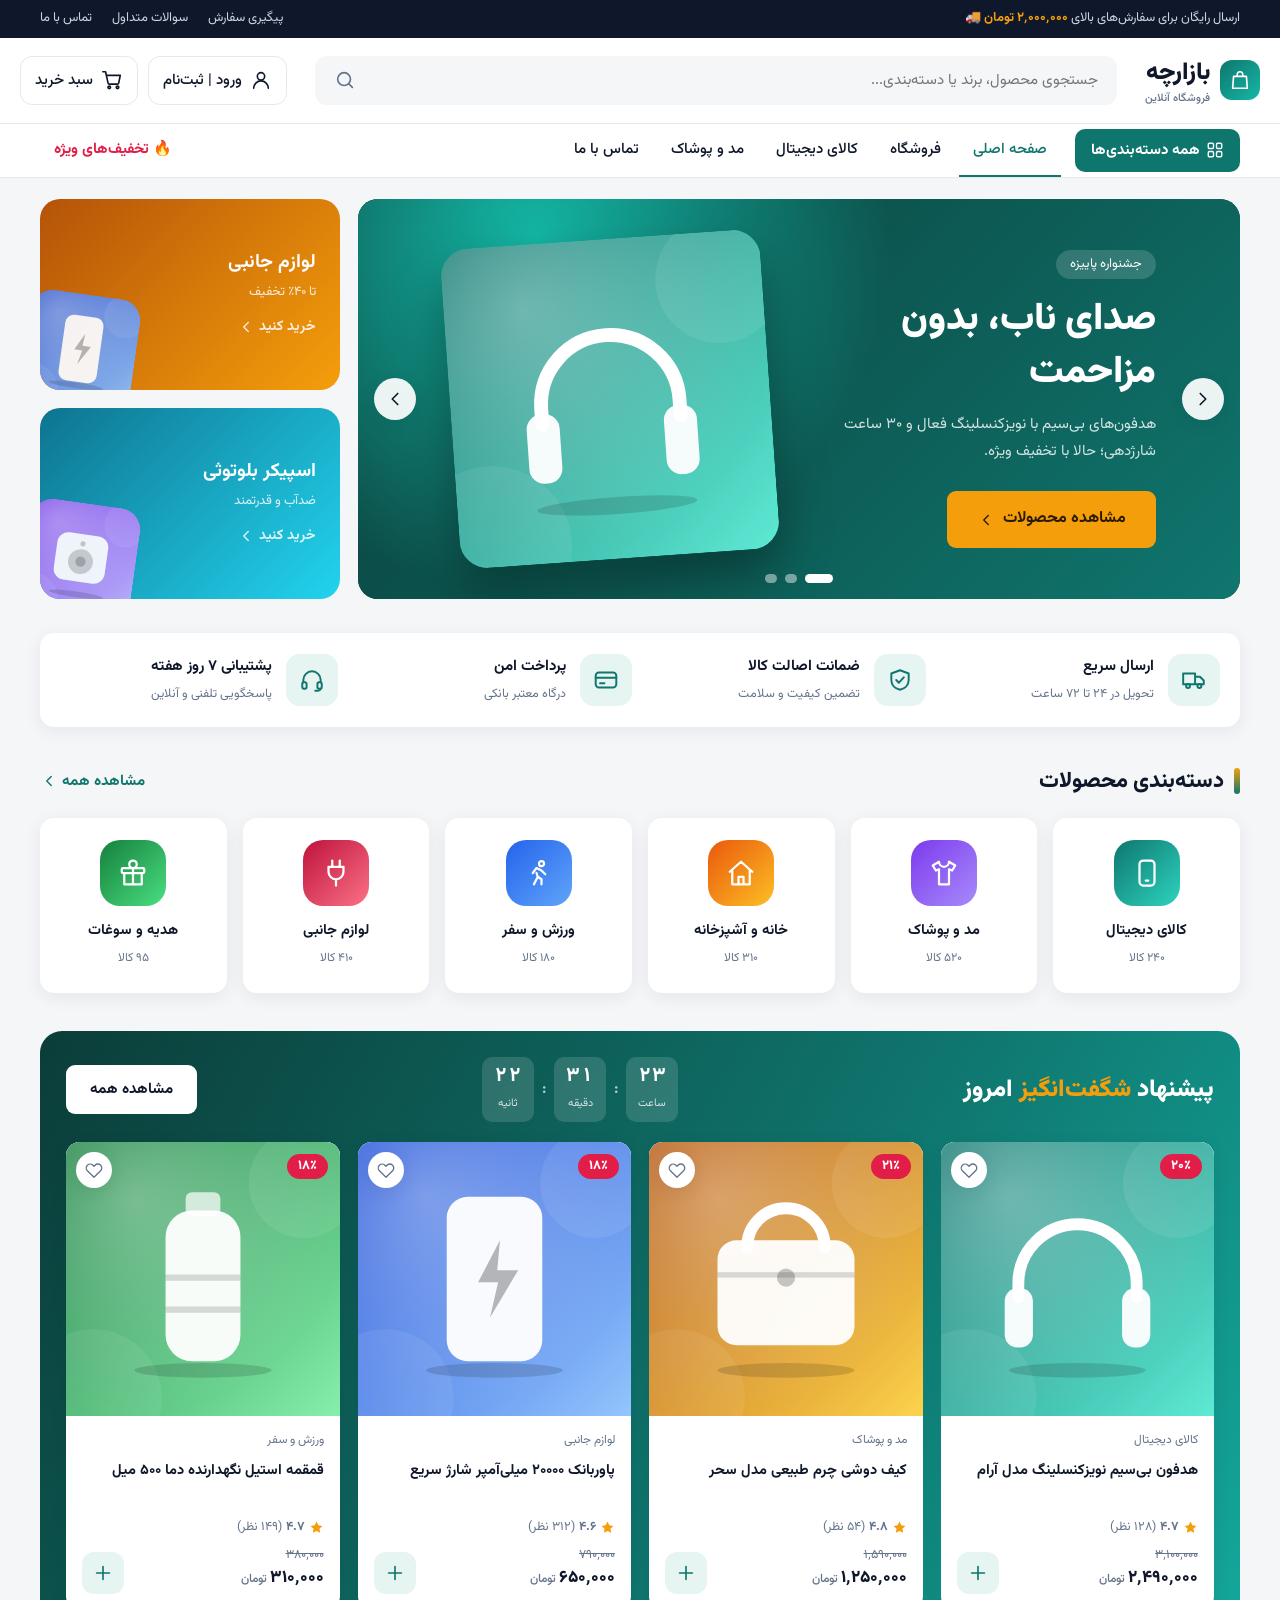
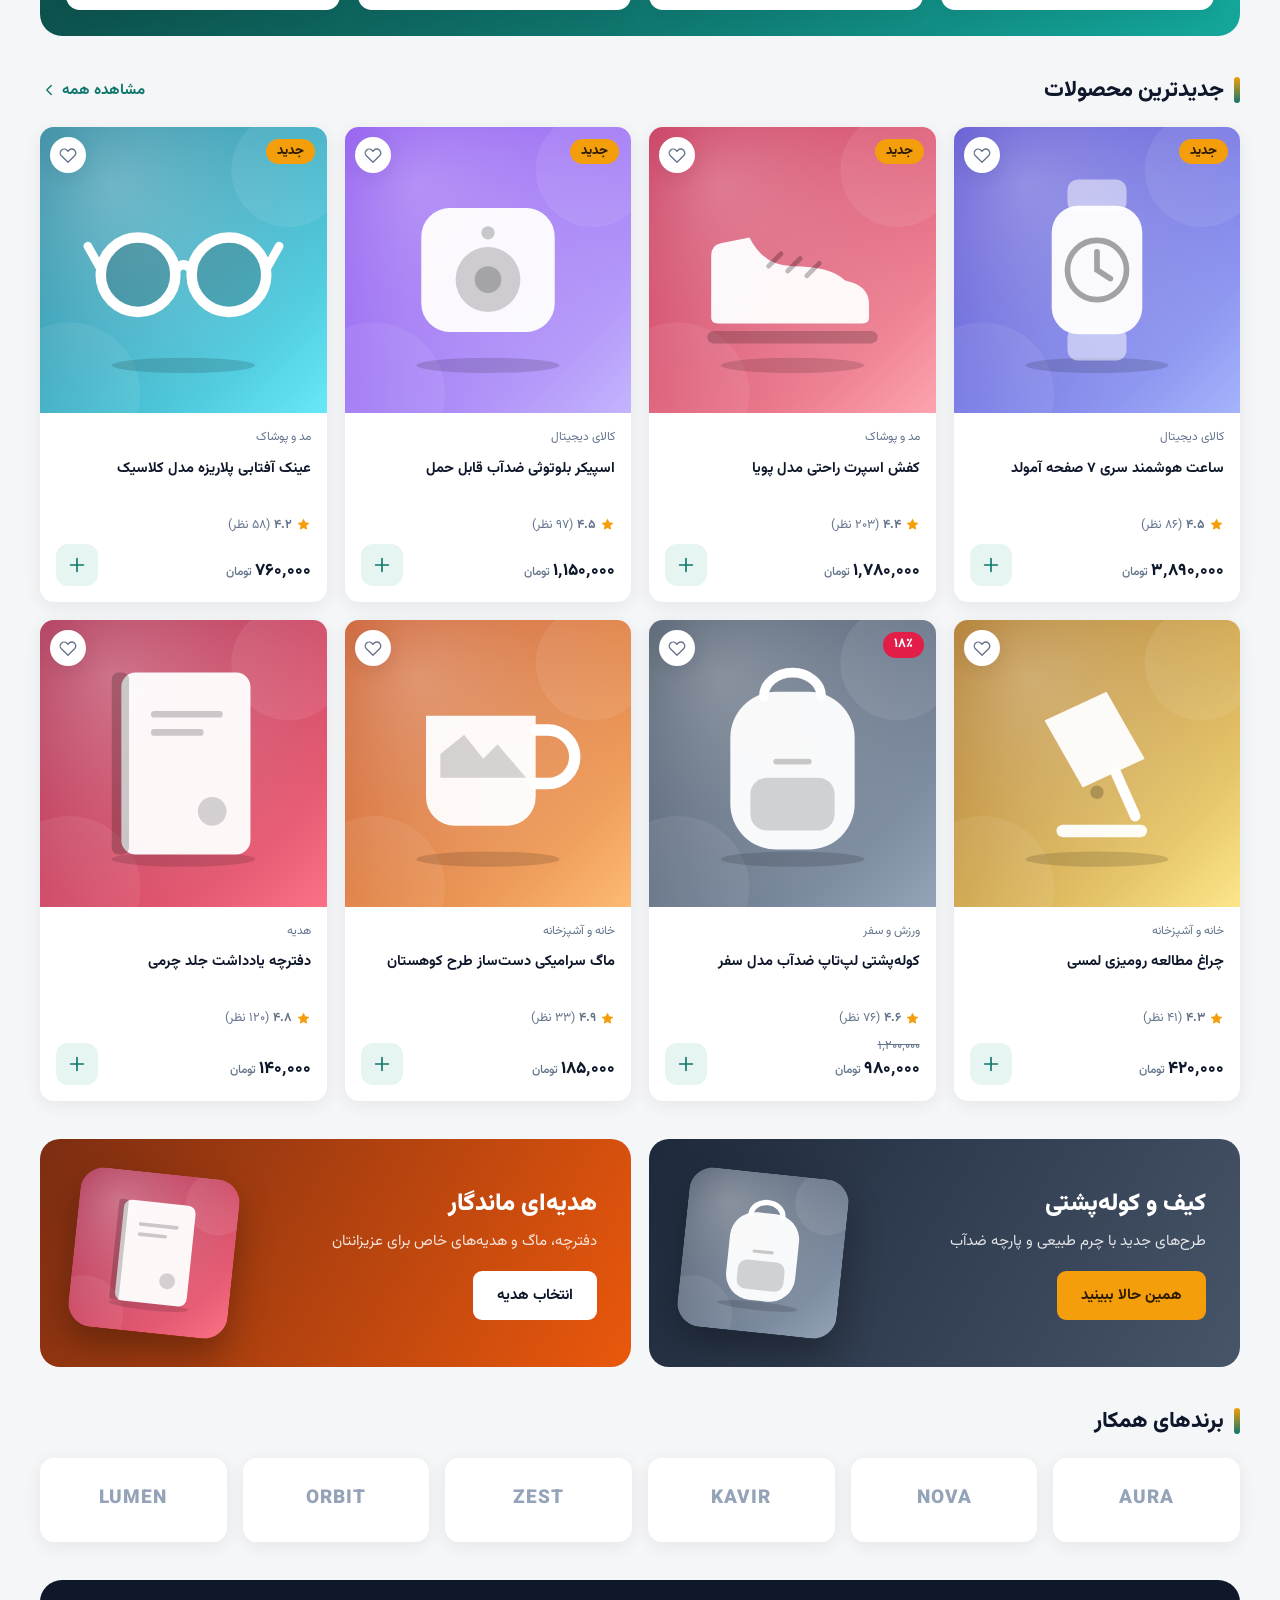
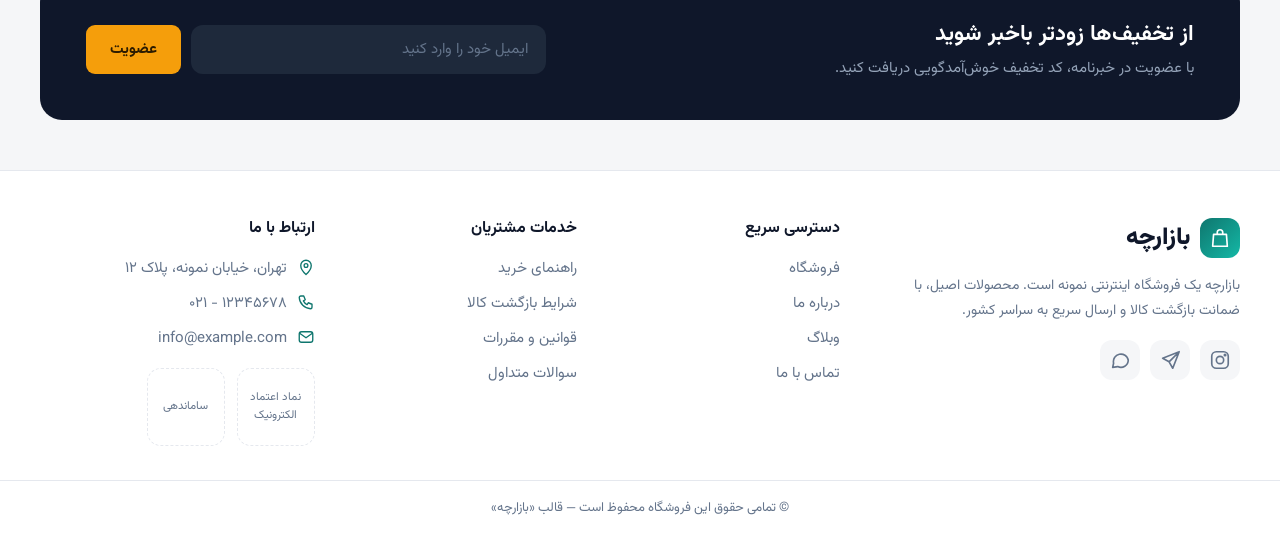
<file: index.html>
<!DOCTYPE html>
<html lang="fa" dir="rtl">
<head>
<meta charset="UTF-8">
<meta name="viewport" content="width=device-width, initial-scale=1">
<title>بازارچه | فروشگاه اینترنتی</title>
<meta name="description" content="فروشگاه اینترنتی بازارچه؛ خرید آنلاین کالای دیجیتال، مد و پوشاک، لوازم خانه و ورزش با ضمانت اصالت و ارسال سریع.">
<link rel="preload" href="assets/fonts/Vazirmatn-variable.woff2" as="font" type="font/woff2" crossorigin>
<link rel="stylesheet" href="assets/css/style.css">
</head>
<body>
<svg width="0" height="0" style="position:absolute" aria-hidden="true">
<symbol id="i-search" viewBox="0 0 24 24"><circle cx="11" cy="11" r="7"/><path d="m20 20-3.5-3.5"/></symbol>
<symbol id="i-cart" viewBox="0 0 24 24"><circle cx="9" cy="20" r="1.4"/><circle cx="18" cy="20" r="1.4"/><path d="M2 3h3l2.7 12.4a1.5 1.5 0 0 0 1.5 1.1h8.6a1.5 1.5 0 0 0 1.5-1.1L21 7H6"/></symbol>
<symbol id="i-user" viewBox="0 0 24 24"><circle cx="12" cy="8" r="4"/><path d="M4 21a8 8 0 0 1 16 0"/></symbol>
<symbol id="i-heart" viewBox="0 0 24 24"><path d="M20.8 5.6a5.2 5.2 0 0 0-7.4 0L12 7l-1.4-1.4a5.2 5.2 0 0 0-7.4 7.4L12 21.7l8.8-8.7a5.2 5.2 0 0 0 0-7.4z"/></symbol>
<symbol id="i-menu" viewBox="0 0 24 24"><path d="M4 6h16M4 12h16M4 18h16"/></symbol>
<symbol id="i-grid" viewBox="0 0 24 24"><rect x="3" y="3" width="7" height="7" rx="1.5"/><rect x="14" y="3" width="7" height="7" rx="1.5"/><rect x="3" y="14" width="7" height="7" rx="1.5"/><rect x="14" y="14" width="7" height="7" rx="1.5"/></symbol>
<symbol id="i-left" viewBox="0 0 24 24"><path d="m15 18-6-6 6-6"/></symbol>
<symbol id="i-right" viewBox="0 0 24 24"><path d="m9 18 6-6-6-6"/></symbol>
<symbol id="i-up" viewBox="0 0 24 24"><path d="m6 15 6-6 6 6"/></symbol>
<symbol id="i-plus" viewBox="0 0 24 24"><path d="M12 5v14M5 12h14"/></symbol>
<symbol id="i-check" viewBox="0 0 24 24"><path d="m5 12.5 4.5 4.5L19 7.5"/></symbol>
<symbol id="i-truck" viewBox="0 0 24 24"><path d="M2 6h11v10H2zM13 9h4.5L21 12.5V16h-8"/><circle cx="6.5" cy="17.5" r="1.8"/><circle cx="17" cy="17.5" r="1.8"/></symbol>
<symbol id="i-shield" viewBox="0 0 24 24"><path d="M12 3 4 6v6c0 4.6 3.3 8 8 9 4.7-1 8-4.4 8-9V6z"/><path d="m8.5 12 2.5 2.5 4.5-5"/></symbol>
<symbol id="i-card" viewBox="0 0 24 24"><rect x="2.5" y="5" width="19" height="14" rx="3"/><path d="M2.5 10h19M6.5 15h4"/></symbol>
<symbol id="i-headset" viewBox="0 0 24 24"><path d="M4 14v-2a8 8 0 0 1 16 0v2"/><rect x="3" y="14" width="4" height="6" rx="1.5"/><rect x="17" y="14" width="4" height="6" rx="1.5"/><path d="M20 20c0 1.5-2 2-5 2"/></symbol>
<symbol id="i-phone" viewBox="0 0 24 24"><rect x="6" y="2" width="12" height="20" rx="3"/><path d="M11 18h2"/></symbol>
<symbol id="i-shirt" viewBox="0 0 24 24"><path d="m8 3-5 3 2.5 4L8 9v12h8V9l2.5 1L21 6l-5-3a4 4 0 0 1-8 0z"/></symbol>
<symbol id="i-home" viewBox="0 0 24 24"><path d="M3 11 12 3l9 8M5 9.5V21h14V9.5M10 21v-6h4v6"/></symbol>
<symbol id="i-run" viewBox="0 0 24 24"><circle cx="14" cy="4.5" r="2"/><path d="m8 21 3-6 3 2v4M7 12l3-4 4 2 3 3M11 15l-1-3"/></symbol>
<symbol id="i-plug" viewBox="0 0 24 24"><path d="M9 2v5M15 2v5M6 7h12v4a6 6 0 0 1-12 0zM12 17v5"/></symbol>
<symbol id="i-gift" viewBox="0 0 24 24"><rect x="3" y="8" width="18" height="4" rx="1"/><path d="M5 12v9h14v-9M12 8v13M12 8a3 3 0 1 0-3-3c0 1.7 1.3 3 3 3zm0 0a3 3 0 1 1 3-3c0 1.7-1.3 3-3 3z"/></symbol>
<symbol id="i-pin" viewBox="0 0 24 24"><path d="M12 22s7-6.2 7-12a7 7 0 0 0-14 0c0 5.8 7 12 7 12z"/><circle cx="12" cy="10" r="2.5"/></symbol>
<symbol id="i-mail" viewBox="0 0 24 24"><rect x="3" y="5" width="18" height="14" rx="3"/><path d="m3.5 7 8.5 6 8.5-6"/></symbol>
<symbol id="i-call" viewBox="0 0 24 24"><path d="M5 4h4l2 5-2.5 1.5a11 11 0 0 0 5 5L15 13l5 2v4a2 2 0 0 1-2 2A16 16 0 0 1 3 6a2 2 0 0 1 2-2z"/></symbol>
<symbol id="i-insta" viewBox="0 0 24 24"><rect x="3" y="3" width="18" height="18" rx="5"/><circle cx="12" cy="12" r="4"/><circle cx="17.5" cy="6.5" r=".8"/></symbol>
<symbol id="i-send" viewBox="0 0 24 24"><path d="M22 3 11 14M22 3l-7 18-4-7-7-4z"/></symbol>
<symbol id="i-chat" viewBox="0 0 24 24"><path d="M21 12a8 8 0 0 1-11.5 7.2L4 20l1-4.5A8 8 0 1 1 21 12z"/></symbol>
<symbol id="i-trash" viewBox="0 0 24 24"><path d="M4 7h16M10 11v6M14 11v6M6 7l1 13h10l1-13M9 7V4h6v3"/></symbol>
<symbol id="i-filter" viewBox="0 0 24 24"><path d="M3 5h18l-7 8v6l-4 2v-8z"/></symbol>
<symbol id="i-return" viewBox="0 0 24 24"><path d="M4 8h11a5 5 0 0 1 0 10H8M4 8l4-4M4 8l4 4"/></symbol>
<symbol id="i-star" viewBox="0 0 24 24"><path d="m12 2.5 2.9 6 6.6.9-4.8 4.6 1.2 6.5L12 17.4l-5.9 3.1 1.2-6.5L2.5 9.4l6.6-.9z"/></symbol>
<symbol id="i-bag" viewBox="0 0 24 24"><path d="M5 8h14l1 13H4zM9 8V6a3 3 0 0 1 6 0v2"/></symbol>
</svg>
<div class="topbar"><div class="container">
  <span>ارسال رایگان برای سفارش‌های بالای <b>۲٬۰۰۰٬۰۰۰ تومان</b> 🚚</span>
  <div class="topbar-links"><a href="#">پیگیری سفارش</a><a href="#">سوالات متداول</a><a href="#">تماس با ما</a></div>
</div></div>
<header class="header">
  <div class="container header-main">
    <button class="menu-toggle" data-open=".nav" aria-label="باز کردن منو"><svg class="icon"><use href="#i-menu"/></svg></button>
    <a href="index.html" class="logo"><span class="logo-mark"><svg class="icon"><use href="#i-bag"/></svg></span><span>بازارچه<small>فروشگاه آنلاین</small></span></a>
    <form class="search" role="search" onsubmit="return false">
      <input type="search" placeholder="جستجوی محصول، برند یا دسته‌بندی..." aria-label="جستجو">
      <button type="submit" aria-label="جستجو"><svg class="icon"><use href="#i-search"/></svg></button>
    </form>
    <div class="header-actions">
      <a href="#" class="icon-btn"><svg class="icon"><use href="#i-user"/></svg><span class="txt">ورود | ثبت‌نام</span></a>
      <a href="cart.html" class="icon-btn" aria-label="سبد خرید"><svg class="icon"><use href="#i-cart"/></svg><span class="txt">سبد خرید</span><span class="badge js-cart-count" style="display:none">۰</span></a>
    </div>
  </div>
  <nav class="nav" aria-label="منوی اصلی"><div class="container">
    <a href="shop.html" class="nav-cats"><svg class="icon icon-sm"><use href="#i-grid"/></svg> همه دسته‌بندی‌ها</a>
    <a href="index.html" class="active">صفحه اصلی</a><a href="shop.html">فروشگاه</a><a href="shop.html">کالای دیجیتال</a><a href="shop.html">مد و پوشاک</a><a href="#">تماس با ما</a>
    <a href="shop.html" class="push">🔥 تخفیف‌های ویژه</a>
  </div></nav>
</header>

<main>
<section class="hero"><div class="container hero-grid">
  <div class="slider" aria-roledescription="carousel">
    <div class="slide slide-1 active">
      <div><span class="tag">جشنواره پاییزه</span><h2>صدای ناب، بدون مزاحمت</h2><p>هدفون‌های بی‌سیم با نویزکنسلینگ فعال و ۳۰ ساعت شارژدهی؛ حالا با تخفیف ویژه.</p><a href="shop.html" class="btn btn-accent btn-lg">مشاهده محصولات <svg class="icon icon-sm"><use href="#i-left"/></svg></a></div>
      <div class="art"><img src="assets/img/product-1.svg" alt="هدفون بی‌سیم"></div>
    </div>
    <div class="slide slide-2">
      <div><span class="tag">تازه‌های دیجیتال</span><h2>مچ‌تان هوشمندتر از همیشه</h2><p>ساعت هوشمند با نمایشگر آمولد، پایش سلامت و ضدآب؛ همین حالا سفارش دهید.</p><a href="shop.html" class="btn btn-accent btn-lg">خرید ساعت هوشمند <svg class="icon icon-sm"><use href="#i-left"/></svg></a></div>
      <div class="art"><img src="assets/img/product-2.svg" alt="ساعت هوشمند"></div>
    </div>
    <div class="slide slide-3">
      <div><span class="tag">ورزش و سفر</span><h2>آماده‌ی هر ماجراجویی</h2><p>کوله، کفش و تجهیزات سفر با کیفیت بالا و قیمت مناسب.</p><a href="shop.html" class="btn btn-accent btn-lg">مشاهده تجهیزات <svg class="icon icon-sm"><use href="#i-left"/></svg></a></div>
      <div class="art"><img src="assets/img/product-4.svg" alt="کفش اسپرت"></div>
    </div>
    <button class="slider-btn slider-prev" aria-label="قبلی"><svg class="icon"><use href="#i-right"/></svg></button>
    <button class="slider-btn slider-next" aria-label="بعدی"><svg class="icon"><use href="#i-left"/></svg></button>
    <div class="dots"></div>
  </div>
  <div class="hero-side">
    <a href="shop.html" class="mini-banner mb-1"><h3>لوازم جانبی</h3><span>تا ۴۰٪ تخفیف</span><span class="more">خرید کنید <svg class="icon icon-sm"><use href="#i-left"/></svg></span><img src="assets/img/product-6.svg" alt=""></a>
    <a href="shop.html" class="mini-banner mb-2"><h3>اسپیکر بلوتوثی</h3><span>ضدآب و قدرتمند</span><span class="more">خرید کنید <svg class="icon icon-sm"><use href="#i-left"/></svg></span><img src="assets/img/product-7.svg" alt=""></a>
  </div>
</div></section>

<section class="features"><div class="container"><div class="features-grid">
  <div class="feature"><div class="ic"><svg class="icon"><use href="#i-truck"/></svg></div><div><b>ارسال سریع</b><small>تحویل در ۲۴ تا ۷۲ ساعت</small></div></div>
  <div class="feature"><div class="ic"><svg class="icon"><use href="#i-shield"/></svg></div><div><b>ضمانت اصالت کالا</b><small>تضمین کیفیت و سلامت</small></div></div>
  <div class="feature"><div class="ic"><svg class="icon"><use href="#i-card"/></svg></div><div><b>پرداخت امن</b><small>درگاه معتبر بانکی</small></div></div>
  <div class="feature"><div class="ic"><svg class="icon"><use href="#i-headset"/></svg></div><div><b>پشتیبانی ۷ روز هفته</b><small>پاسخگویی تلفنی و آنلاین</small></div></div>
</div></div></section>

<section class="section"><div class="container">
  <div class="section-head"><h2>دسته‌بندی محصولات</h2><a href="shop.html" class="link-more">مشاهده همه <svg class="icon icon-sm"><use href="#i-left"/></svg></a></div>
  <div class="cats">
<a href="shop.html" class="cat"><div class="ic c1"><svg class="icon"><use href="#i-phone"/></svg></div><b>کالای دیجیتال</b><small>۲۴۰ کالا</small></a>
<a href="shop.html" class="cat"><div class="ic c2"><svg class="icon"><use href="#i-shirt"/></svg></div><b>مد و پوشاک</b><small>۵۲۰ کالا</small></a>
<a href="shop.html" class="cat"><div class="ic c3"><svg class="icon"><use href="#i-home"/></svg></div><b>خانه و آشپزخانه</b><small>۳۱۰ کالا</small></a>
<a href="shop.html" class="cat"><div class="ic c4"><svg class="icon"><use href="#i-run"/></svg></div><b>ورزش و سفر</b><small>۱۸۰ کالا</small></a>
<a href="shop.html" class="cat"><div class="ic c5"><svg class="icon"><use href="#i-plug"/></svg></div><b>لوازم جانبی</b><small>۴۱۰ کالا</small></a>
<a href="shop.html" class="cat"><div class="ic c6"><svg class="icon"><use href="#i-gift"/></svg></div><b>هدیه و سوغات</b><small>۹۵ کالا</small></a>
  </div>
</div></section>

<section class="section"><div class="container"><div class="deal">
  <div class="deal-head">
    <h2>پیشنهاد <span>شگفت‌انگیز</span> امروز</h2>
    <div class="countdown" aria-label="زمان باقی‌مانده">
      <div><b data-s>۰۰</b><small>ثانیه</small></div><i>:</i><div><b data-m>۰۰</b><small>دقیقه</small></div><i>:</i><div><b data-h>۰۰</b><small>ساعت</small></div>
    </div>
    <a href="shop.html" class="btn btn-light">مشاهده همه</a>
  </div>
  <div class="products">
<article class="card">
  <div class="thumb"><span class="discount">۲۰٪</span><button class="wish" aria-label="افزودن به علاقه‌مندی‌ها"><svg class="icon icon-sm"><use href="#i-heart"/></svg></button>
    <a href="product.html"><img src="assets/img/product-1.svg" alt="هدفون بی‌سیم نویزکنسلینگ مدل آرام" width="600" height="600"></a></div>
  <div class="body">
    <span class="cat-name">کالای دیجیتال</span>
    <h3><a href="product.html">هدفون بی‌سیم نویزکنسلینگ مدل آرام</a></h3>
    <div class="rating"><svg class="icon star"><use href="#i-star"/></svg><b>۴.۷</b><span>(۱۲۸ نظر)</span></div>
    <div class="price-row">
      <div><span class="old-price">۳٬۱۰۰٬۰۰۰</span><span class="price">۲٬۴۹۰٬۰۰۰<small>تومان</small></span></div>
      <button class="add-btn js-add" data-id="1" aria-label="افزودن به سبد خرید"><svg class="icon"><use href="#i-plus"/></svg></button>
    </div>
  </div>
</article>
<article class="card">
  <div class="thumb"><span class="discount">۲۱٪</span><button class="wish" aria-label="افزودن به علاقه‌مندی‌ها"><svg class="icon icon-sm"><use href="#i-heart"/></svg></button>
    <a href="product.html"><img src="assets/img/product-3.svg" alt="کیف دوشی چرم طبیعی مدل سحر" width="600" height="600"></a></div>
  <div class="body">
    <span class="cat-name">مد و پوشاک</span>
    <h3><a href="product.html">کیف دوشی چرم طبیعی مدل سحر</a></h3>
    <div class="rating"><svg class="icon star"><use href="#i-star"/></svg><b>۴.۸</b><span>(۵۴ نظر)</span></div>
    <div class="price-row">
      <div><span class="old-price">۱٬۵۹۰٬۰۰۰</span><span class="price">۱٬۲۵۰٬۰۰۰<small>تومان</small></span></div>
      <button class="add-btn js-add" data-id="3" aria-label="افزودن به سبد خرید"><svg class="icon"><use href="#i-plus"/></svg></button>
    </div>
  </div>
</article>
<article class="card">
  <div class="thumb"><span class="discount">۱۸٪</span><button class="wish" aria-label="افزودن به علاقه‌مندی‌ها"><svg class="icon icon-sm"><use href="#i-heart"/></svg></button>
    <a href="product.html"><img src="assets/img/product-6.svg" alt="پاوربانک ۲۰۰۰۰ میلی‌آمپر شارژ سریع" width="600" height="600"></a></div>
  <div class="body">
    <span class="cat-name">لوازم جانبی</span>
    <h3><a href="product.html">پاوربانک ۲۰۰۰۰ میلی‌آمپر شارژ سریع</a></h3>
    <div class="rating"><svg class="icon star"><use href="#i-star"/></svg><b>۴.۶</b><span>(۳۱۲ نظر)</span></div>
    <div class="price-row">
      <div><span class="old-price">۷۹۰٬۰۰۰</span><span class="price">۶۵۰٬۰۰۰<small>تومان</small></span></div>
      <button class="add-btn js-add" data-id="6" aria-label="افزودن به سبد خرید"><svg class="icon"><use href="#i-plus"/></svg></button>
    </div>
  </div>
</article>
<article class="card">
  <div class="thumb"><span class="discount">۱۸٪</span><button class="wish" aria-label="افزودن به علاقه‌مندی‌ها"><svg class="icon icon-sm"><use href="#i-heart"/></svg></button>
    <a href="product.html"><img src="assets/img/product-8.svg" alt="قمقمه استیل نگهدارنده دما ۵۰۰ میل" width="600" height="600"></a></div>
  <div class="body">
    <span class="cat-name">ورزش و سفر</span>
    <h3><a href="product.html">قمقمه استیل نگهدارنده دما ۵۰۰ میل</a></h3>
    <div class="rating"><svg class="icon star"><use href="#i-star"/></svg><b>۴.۷</b><span>(۱۴۹ نظر)</span></div>
    <div class="price-row">
      <div><span class="old-price">۳۸۰٬۰۰۰</span><span class="price">۳۱۰٬۰۰۰<small>تومان</small></span></div>
      <button class="add-btn js-add" data-id="8" aria-label="افزودن به سبد خرید"><svg class="icon"><use href="#i-plus"/></svg></button>
    </div>
  </div>
</article>
  </div>
</div></div></section>

<section class="section"><div class="container">
  <div class="section-head"><h2>جدیدترین محصولات</h2><a href="shop.html" class="link-more">مشاهده همه <svg class="icon icon-sm"><use href="#i-left"/></svg></a></div>
  <div class="products">
<article class="card">
  <div class="thumb"><span class="new-tag">جدید</span><button class="wish" aria-label="افزودن به علاقه‌مندی‌ها"><svg class="icon icon-sm"><use href="#i-heart"/></svg></button>
    <a href="product.html"><img src="assets/img/product-2.svg" alt="ساعت هوشمند سری ۷ صفحه آمولد" width="600" height="600"></a></div>
  <div class="body">
    <span class="cat-name">کالای دیجیتال</span>
    <h3><a href="product.html">ساعت هوشمند سری ۷ صفحه آمولد</a></h3>
    <div class="rating"><svg class="icon star"><use href="#i-star"/></svg><b>۴.۵</b><span>(۸۶ نظر)</span></div>
    <div class="price-row">
      <div><span class="price">۳٬۸۹۰٬۰۰۰<small>تومان</small></span></div>
      <button class="add-btn js-add" data-id="2" aria-label="افزودن به سبد خرید"><svg class="icon"><use href="#i-plus"/></svg></button>
    </div>
  </div>
</article>
<article class="card">
  <div class="thumb"><span class="new-tag">جدید</span><button class="wish" aria-label="افزودن به علاقه‌مندی‌ها"><svg class="icon icon-sm"><use href="#i-heart"/></svg></button>
    <a href="product.html"><img src="assets/img/product-4.svg" alt="کفش اسپرت راحتی مدل پویا" width="600" height="600"></a></div>
  <div class="body">
    <span class="cat-name">مد و پوشاک</span>
    <h3><a href="product.html">کفش اسپرت راحتی مدل پویا</a></h3>
    <div class="rating"><svg class="icon star"><use href="#i-star"/></svg><b>۴.۴</b><span>(۲۰۳ نظر)</span></div>
    <div class="price-row">
      <div><span class="price">۱٬۷۸۰٬۰۰۰<small>تومان</small></span></div>
      <button class="add-btn js-add" data-id="4" aria-label="افزودن به سبد خرید"><svg class="icon"><use href="#i-plus"/></svg></button>
    </div>
  </div>
</article>
<article class="card">
  <div class="thumb"><span class="new-tag">جدید</span><button class="wish" aria-label="افزودن به علاقه‌مندی‌ها"><svg class="icon icon-sm"><use href="#i-heart"/></svg></button>
    <a href="product.html"><img src="assets/img/product-7.svg" alt="اسپیکر بلوتوثی ضدآب قابل حمل" width="600" height="600"></a></div>
  <div class="body">
    <span class="cat-name">کالای دیجیتال</span>
    <h3><a href="product.html">اسپیکر بلوتوثی ضدآب قابل حمل</a></h3>
    <div class="rating"><svg class="icon star"><use href="#i-star"/></svg><b>۴.۵</b><span>(۹۷ نظر)</span></div>
    <div class="price-row">
      <div><span class="price">۱٬۱۵۰٬۰۰۰<small>تومان</small></span></div>
      <button class="add-btn js-add" data-id="7" aria-label="افزودن به سبد خرید"><svg class="icon"><use href="#i-plus"/></svg></button>
    </div>
  </div>
</article>
<article class="card">
  <div class="thumb"><span class="new-tag">جدید</span><button class="wish" aria-label="افزودن به علاقه‌مندی‌ها"><svg class="icon icon-sm"><use href="#i-heart"/></svg></button>
    <a href="product.html"><img src="assets/img/product-11.svg" alt="عینک آفتابی پلاریزه مدل کلاسیک" width="600" height="600"></a></div>
  <div class="body">
    <span class="cat-name">مد و پوشاک</span>
    <h3><a href="product.html">عینک آفتابی پلاریزه مدل کلاسیک</a></h3>
    <div class="rating"><svg class="icon star"><use href="#i-star"/></svg><b>۴.۲</b><span>(۵۸ نظر)</span></div>
    <div class="price-row">
      <div><span class="price">۷۶۰٬۰۰۰<small>تومان</small></span></div>
      <button class="add-btn js-add" data-id="11" aria-label="افزودن به سبد خرید"><svg class="icon"><use href="#i-plus"/></svg></button>
    </div>
  </div>
</article>
<article class="card">
  <div class="thumb"><button class="wish" aria-label="افزودن به علاقه‌مندی‌ها"><svg class="icon icon-sm"><use href="#i-heart"/></svg></button>
    <a href="product.html"><img src="assets/img/product-5.svg" alt="چراغ مطالعه رومیزی لمسی" width="600" height="600"></a></div>
  <div class="body">
    <span class="cat-name">خانه و آشپزخانه</span>
    <h3><a href="product.html">چراغ مطالعه رومیزی لمسی</a></h3>
    <div class="rating"><svg class="icon star"><use href="#i-star"/></svg><b>۴.۳</b><span>(۴۱ نظر)</span></div>
    <div class="price-row">
      <div><span class="price">۴۲۰٬۰۰۰<small>تومان</small></span></div>
      <button class="add-btn js-add" data-id="5" aria-label="افزودن به سبد خرید"><svg class="icon"><use href="#i-plus"/></svg></button>
    </div>
  </div>
</article>
<article class="card">
  <div class="thumb"><span class="discount">۱۸٪</span><button class="wish" aria-label="افزودن به علاقه‌مندی‌ها"><svg class="icon icon-sm"><use href="#i-heart"/></svg></button>
    <a href="product.html"><img src="assets/img/product-9.svg" alt="کوله‌پشتی لپ‌تاپ ضدآب مدل سفر" width="600" height="600"></a></div>
  <div class="body">
    <span class="cat-name">ورزش و سفر</span>
    <h3><a href="product.html">کوله‌پشتی لپ‌تاپ ضدآب مدل سفر</a></h3>
    <div class="rating"><svg class="icon star"><use href="#i-star"/></svg><b>۴.۶</b><span>(۷۶ نظر)</span></div>
    <div class="price-row">
      <div><span class="old-price">۱٬۲۰۰٬۰۰۰</span><span class="price">۹۸۰٬۰۰۰<small>تومان</small></span></div>
      <button class="add-btn js-add" data-id="9" aria-label="افزودن به سبد خرید"><svg class="icon"><use href="#i-plus"/></svg></button>
    </div>
  </div>
</article>
<article class="card">
  <div class="thumb"><button class="wish" aria-label="افزودن به علاقه‌مندی‌ها"><svg class="icon icon-sm"><use href="#i-heart"/></svg></button>
    <a href="product.html"><img src="assets/img/product-10.svg" alt="ماگ سرامیکی دست‌ساز طرح کوهستان" width="600" height="600"></a></div>
  <div class="body">
    <span class="cat-name">خانه و آشپزخانه</span>
    <h3><a href="product.html">ماگ سرامیکی دست‌ساز طرح کوهستان</a></h3>
    <div class="rating"><svg class="icon star"><use href="#i-star"/></svg><b>۴.۹</b><span>(۳۳ نظر)</span></div>
    <div class="price-row">
      <div><span class="price">۱۸۵٬۰۰۰<small>تومان</small></span></div>
      <button class="add-btn js-add" data-id="10" aria-label="افزودن به سبد خرید"><svg class="icon"><use href="#i-plus"/></svg></button>
    </div>
  </div>
</article>
<article class="card">
  <div class="thumb"><button class="wish" aria-label="افزودن به علاقه‌مندی‌ها"><svg class="icon icon-sm"><use href="#i-heart"/></svg></button>
    <a href="product.html"><img src="assets/img/product-12.svg" alt="دفترچه یادداشت جلد چرمی" width="600" height="600"></a></div>
  <div class="body">
    <span class="cat-name">هدیه</span>
    <h3><a href="product.html">دفترچه یادداشت جلد چرمی</a></h3>
    <div class="rating"><svg class="icon star"><use href="#i-star"/></svg><b>۴.۸</b><span>(۱۲۰ نظر)</span></div>
    <div class="price-row">
      <div><span class="price">۱۴۰٬۰۰۰<small>تومان</small></span></div>
      <button class="add-btn js-add" data-id="12" aria-label="افزودن به سبد خرید"><svg class="icon"><use href="#i-plus"/></svg></button>
    </div>
  </div>
</article>
  </div>
</div></section>

<section class="section"><div class="container promo-grid">
  <div class="promo promo-1"><div><h3>کیف و کوله‌پشتی</h3><p>طرح‌های جدید با چرم طبیعی و پارچه ضدآب</p><a href="shop.html" class="btn btn-accent">همین حالا ببینید</a></div><img src="assets/img/product-9.svg" alt=""></div>
  <div class="promo promo-2"><div><h3>هدیه‌ای ماندگار</h3><p>دفترچه، ماگ و هدیه‌های خاص برای عزیزانتان</p><a href="shop.html" class="btn btn-light">انتخاب هدیه</a></div><img src="assets/img/product-12.svg" alt=""></div>
</div></section>

<section class="section"><div class="container">
  <div class="section-head"><h2>برندهای همکار</h2></div>
  <div class="brands"><div class="brand">AURA</div><div class="brand">NOVA</div><div class="brand">KAVIR</div><div class="brand">ZEST</div><div class="brand">ORBIT</div><div class="brand">LUMEN</div></div>
</div></section>

<section class="section"><div class="container"><div class="newsletter">
  <div><h3>از تخفیف‌ها زودتر باخبر شوید</h3><p>با عضویت در خبرنامه، کد تخفیف خوش‌آمدگویی دریافت کنید.</p></div>
  <form class="js-newsletter"><input type="email" placeholder="ایمیل خود را وارد کنید" required aria-label="ایمیل"><button class="btn btn-accent" type="submit">عضویت</button></form>
</div></div></section>
</main>
<footer class="footer">
  <div class="container">
    <div class="footer-grid">
      <div>
        <a href="index.html" class="logo" style="margin-bottom:14px"><span class="logo-mark"><svg class="icon"><use href="#i-bag"/></svg></span><span>بازارچه</span></a>
        <p>بازارچه یک فروشگاه اینترنتی نمونه است. محصولات اصیل، با ضمانت بازگشت کالا و ارسال سریع به سراسر کشور.</p>
        <div class="socials">
          <a href="#" aria-label="اینستاگرام"><svg class="icon"><use href="#i-insta"/></svg></a><a href="#" aria-label="تلگرام"><svg class="icon"><use href="#i-send"/></svg></a><a href="#" aria-label="پیام‌رسان"><svg class="icon"><use href="#i-chat"/></svg></a>
        </div>
      </div>
      <div><h4>دسترسی سریع</h4><ul>
        <li><a href="shop.html">فروشگاه</a></li><li><a href="#">درباره ما</a></li><li><a href="#">وبلاگ</a></li><li><a href="#">تماس با ما</a></li></ul></div>
      <div><h4>خدمات مشتریان</h4><ul>
        <li><a href="#">راهنمای خرید</a></li><li><a href="#">شرایط بازگشت کالا</a></li><li><a href="#">قوانین و مقررات</a></li><li><a href="#">سوالات متداول</a></li></ul></div>
      <div><h4>ارتباط با ما</h4>
        <ul class="contact">
          <li><svg class="icon icon-sm"><use href="#i-pin"/></svg><span>تهران، خیابان نمونه، پلاک ۱۲</span></li>
          <li><svg class="icon icon-sm"><use href="#i-call"/></svg><span dir="ltr">۰۲۱ - ۱۲۳۴۵۶۷۸</span></li>
          <li><svg class="icon icon-sm"><use href="#i-mail"/></svg><span dir="ltr">info@example.com</span></li>
        </ul>
        <div class="trust"><span>نماد اعتماد الکترونیک</span><span>ساماندهی</span></div>
      </div>
    </div>
  </div>
  <div class="copyright">© تمامی حقوق این فروشگاه محفوظ است — قالب «بازارچه»</div>
</footer>
<div class="overlay"></div>
<div class="toast" role="status" aria-live="polite"><svg class="icon"><use href="#i-check"/></svg><span></span></div>
<button class="to-top" aria-label="بازگشت به بالا"><svg class="icon"><use href="#i-up"/></svg></button>
<script src="assets/js/products.js"></script>
<script src="assets/js/main.js"></script>
</body>
</html>
</file>
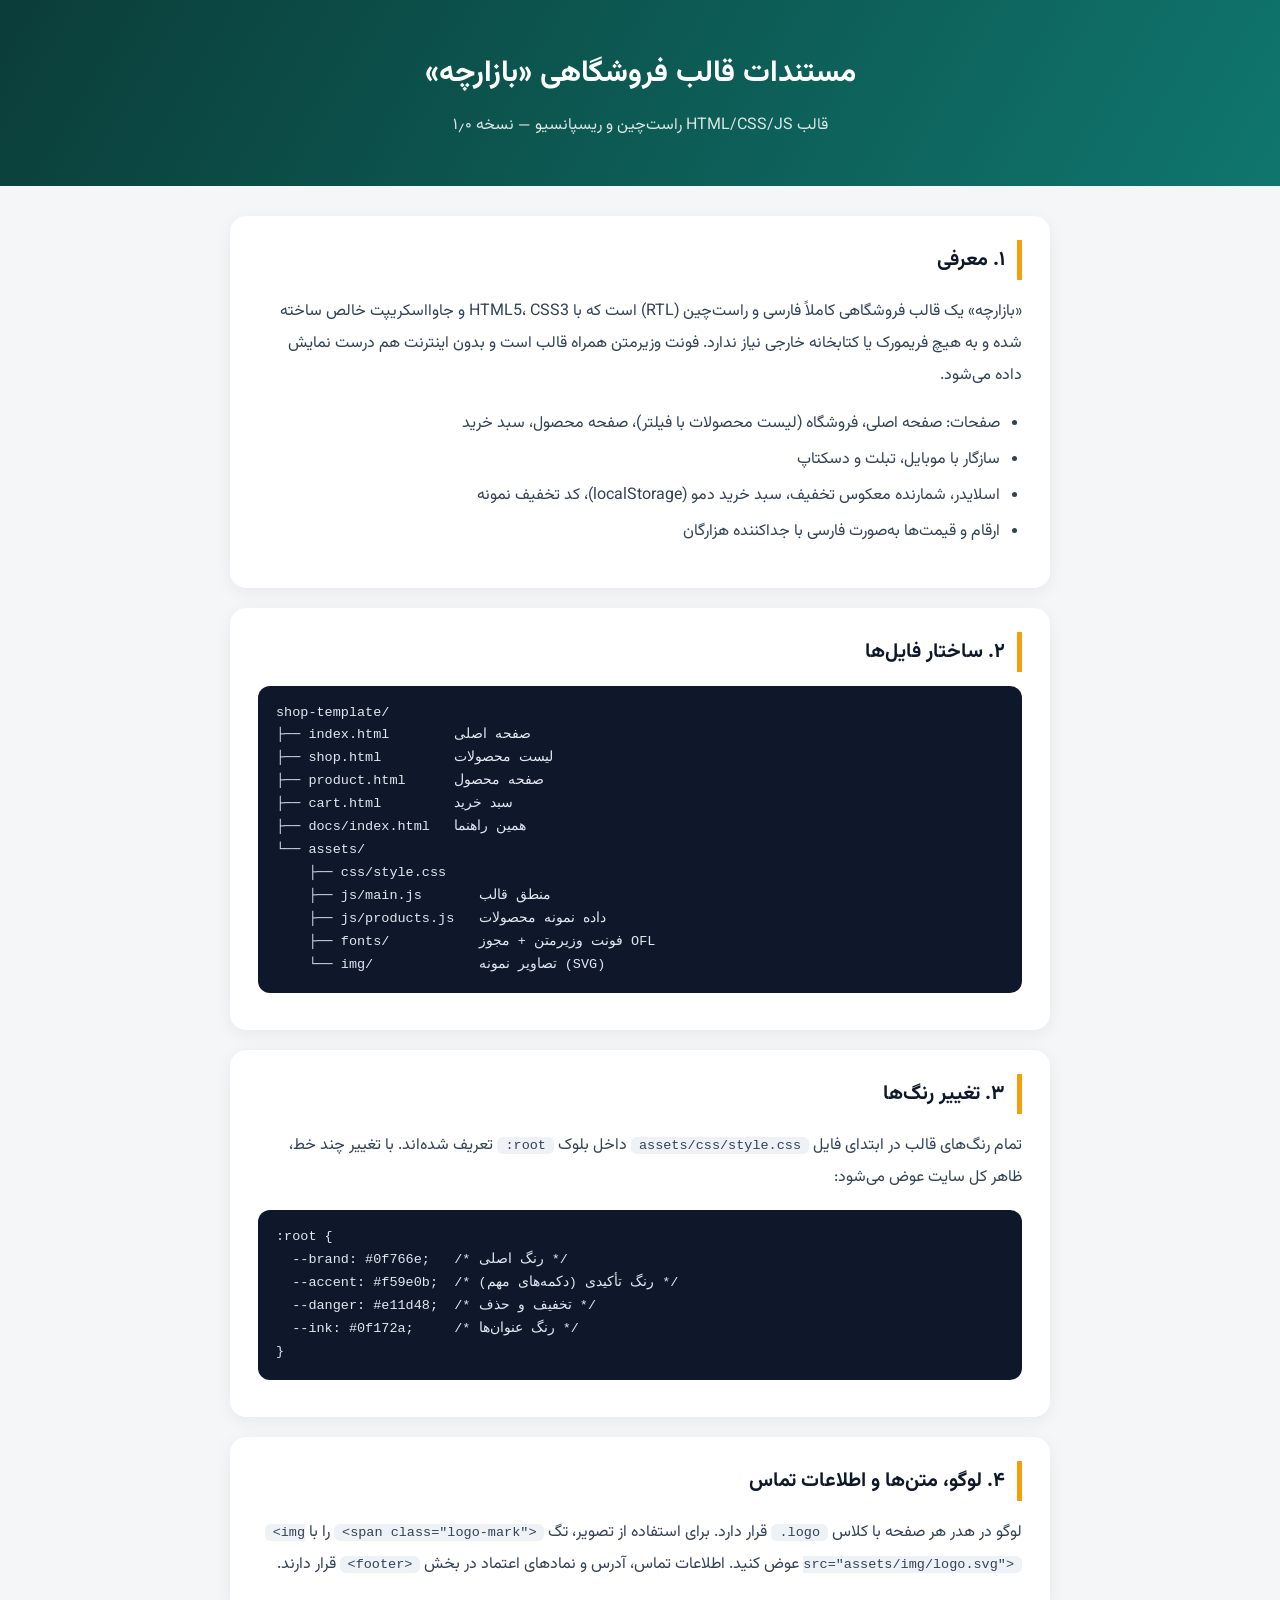
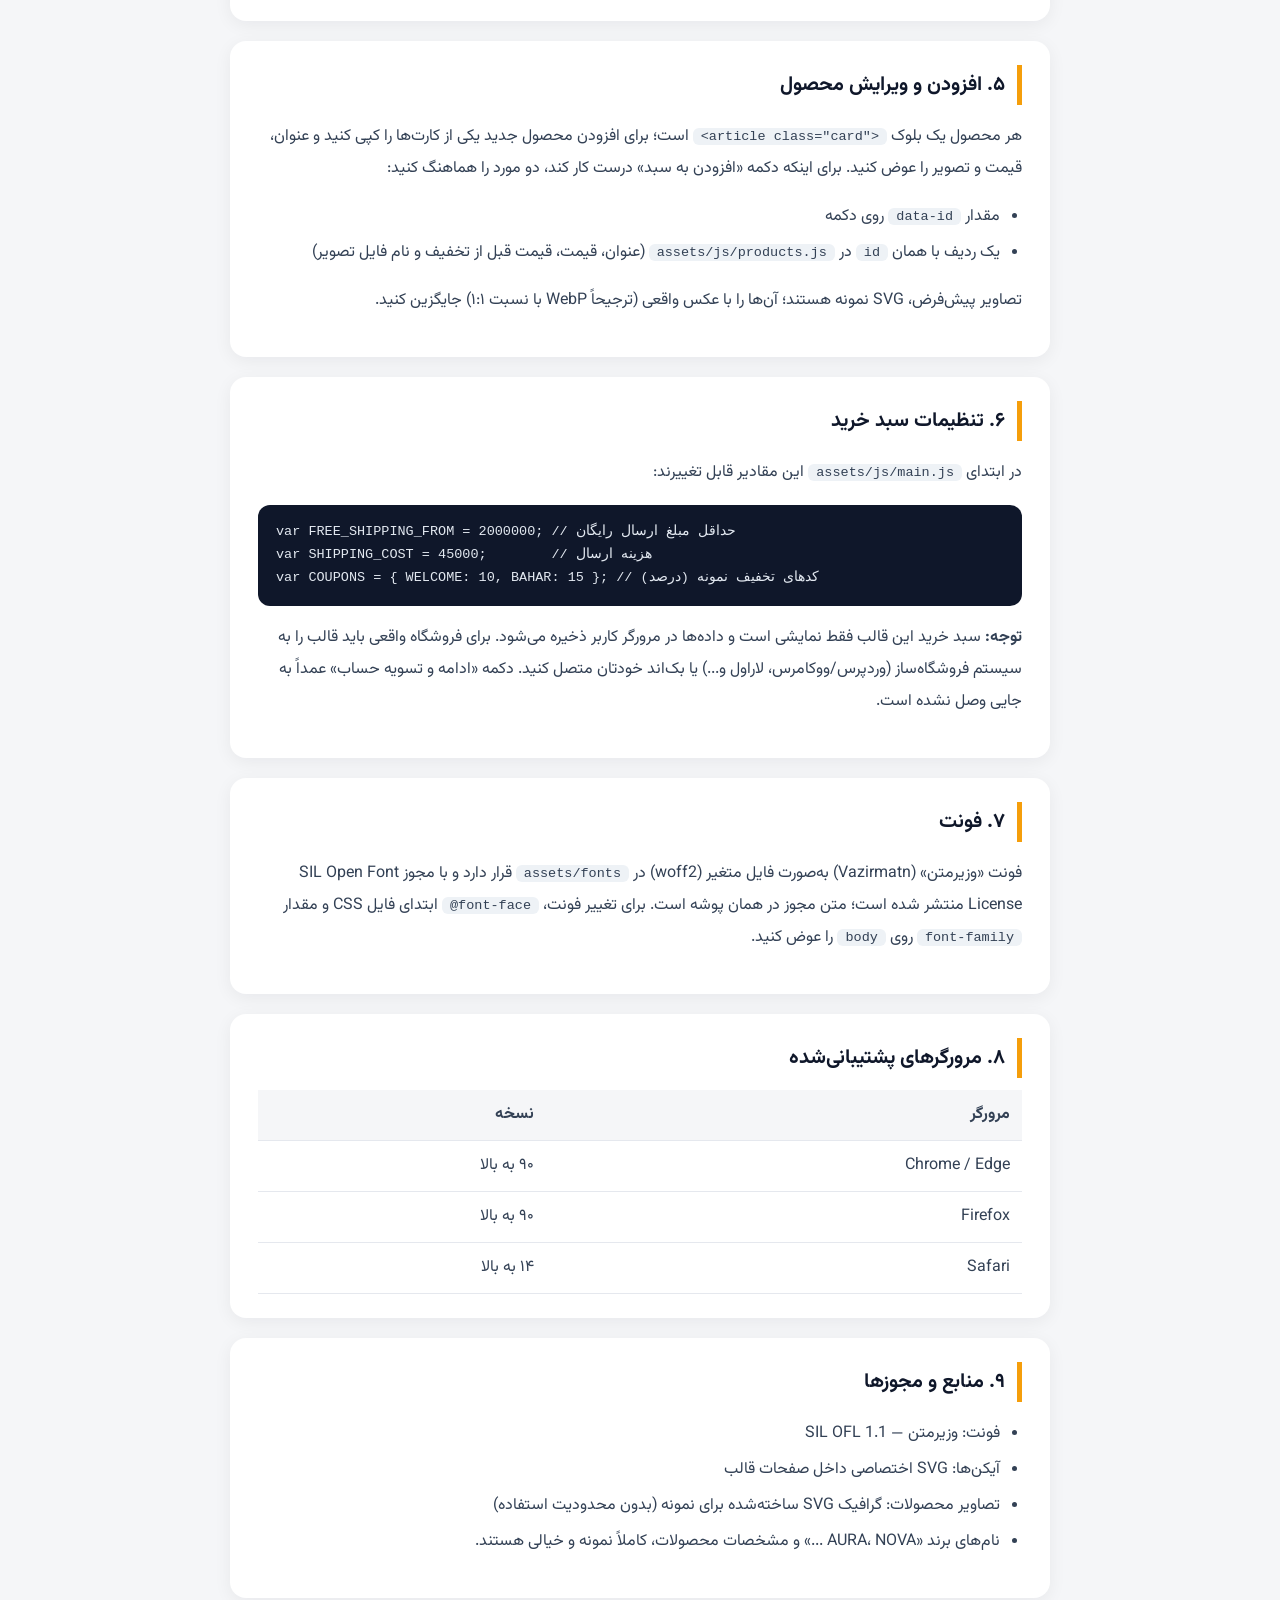
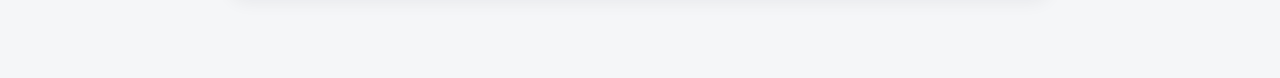
<file: docs/index.html>
<!DOCTYPE html>
<html lang="fa" dir="rtl">
<head>
<meta charset="UTF-8">
<meta name="viewport" content="width=device-width, initial-scale=1">
<title>مستندات قالب بازارچه</title>
<style>
  @font-face { font-family: "Vazirmatn"; src: url("../assets/fonts/Vazirmatn-variable.woff2") format("woff2"); font-weight: 100 900; font-display: swap; }
  * { box-sizing: border-box; }
  body { margin: 0; font-family: "Vazirmatn", Tahoma, sans-serif; background: #f5f6f8; color: #334155; line-height: 2; direction: rtl; }
  header { background: linear-gradient(120deg, #0b3d39, #0f766e); color: #fff; padding: 44px 20px; text-align: center; }
  header h1 { margin: 0 0 6px; font-size: 30px; }
  header p { margin: 0; opacity: .85; }
  main { max-width: 860px; margin: 0 auto; padding: 30px 20px 60px; }
  section { background: #fff; border-radius: 16px; padding: 24px 28px; margin-bottom: 20px; box-shadow: 0 4px 18px rgba(15,23,42,.06); }
  h2 { margin: 0 0 12px; color: #0f172a; font-size: 20px; border-right: 5px solid #f59e0b; padding-right: 12px; }
  code { background: #eef2f6; border-radius: 6px; padding: 1px 8px; direction: ltr; unicode-bidi: embed; font-family: Consolas, monospace; font-size: 13.5px; }
  pre { background: #0f172a; color: #e2e8f0; border-radius: 12px; padding: 16px 18px; overflow-x: auto; direction: ltr; text-align: left; font-size: 13.5px; line-height: 1.7; }
  ul { padding-right: 22px; }
  li { margin-bottom: 4px; }
  table { width: 100%; border-collapse: collapse; }
  th, td { padding: 9px 12px; border-bottom: 1px solid #e5e8ee; text-align: right; }
  th { background: #f5f6f8; }
</style>
</head>
<body>
<header>
  <h1>مستندات قالب فروشگاهی «بازارچه»</h1>
  <p>قالب HTML/CSS/JS راست‌چین و ریسپانسیو — نسخه ۱٫۰</p>
</header>
<main>

<section>
  <h2>۱. معرفی</h2>
  <p>«بازارچه» یک قالب فروشگاهی کاملاً فارسی و راست‌چین (RTL) است که با HTML5، CSS3 و جاوااسکریپت خالص ساخته شده و به هیچ فریمورک یا کتابخانه خارجی نیاز ندارد. فونت وزیرمتن همراه قالب است و بدون اینترنت هم درست نمایش داده می‌شود.</p>
  <ul>
    <li>صفحات: صفحه اصلی، فروشگاه (لیست محصولات با فیلتر)، صفحه محصول، سبد خرید</li>
    <li>سازگار با موبایل، تبلت و دسکتاپ</li>
    <li>اسلایدر، شمارنده معکوس تخفیف، سبد خرید دمو (localStorage)، کد تخفیف نمونه</li>
    <li>ارقام و قیمت‌ها به‌صورت فارسی با جداکننده هزارگان</li>
  </ul>
</section>

<section>
  <h2>۲. ساختار فایل‌ها</h2>
<pre>shop-template/
├── index.html        صفحه اصلی
├── shop.html         لیست محصولات
├── product.html      صفحه محصول
├── cart.html         سبد خرید
├── docs/index.html   همین راهنما
└── assets/
    ├── css/style.css
    ├── js/main.js       منطق قالب
    ├── js/products.js   داده نمونه محصولات
    ├── fonts/           فونت وزیرمتن + مجوز OFL
    └── img/             تصاویر نمونه (SVG)</pre>
</section>

<section>
  <h2>۳. تغییر رنگ‌ها</h2>
  <p>تمام رنگ‌های قالب در ابتدای فایل <code>assets/css/style.css</code> داخل بلوک <code>:root</code> تعریف شده‌اند. با تغییر چند خط، ظاهر کل سایت عوض می‌شود:</p>
<pre>:root {
  --brand: #0f766e;   /* رنگ اصلی */
  --accent: #f59e0b;  /* رنگ تأکیدی (دکمه‌های مهم) */
  --danger: #e11d48;  /* تخفیف و حذف */
  --ink: #0f172a;     /* رنگ عنوان‌ها */
}</pre>
</section>

<section>
  <h2>۴. لوگو، متن‌ها و اطلاعات تماس</h2>
  <p>لوگو در هدر هر صفحه با کلاس <code>.logo</code> قرار دارد. برای استفاده از تصویر، تگ <code>&lt;span class="logo-mark"&gt;</code> را با <code>&lt;img src="assets/img/logo.svg"&gt;</code> عوض کنید. اطلاعات تماس، آدرس و نمادهای اعتماد در بخش <code>&lt;footer&gt;</code> قرار دارند.</p>
</section>

<section>
  <h2>۵. افزودن و ویرایش محصول</h2>
  <p>هر محصول یک بلوک <code>&lt;article class="card"&gt;</code> است؛ برای افزودن محصول جدید یکی از کارت‌ها را کپی کنید و عنوان، قیمت و تصویر را عوض کنید. برای اینکه دکمه «افزودن به سبد» درست کار کند، دو مورد را هماهنگ کنید:</p>
  <ul>
    <li>مقدار <code>data-id</code> روی دکمه</li>
    <li>یک ردیف با همان <code>id</code> در <code>assets/js/products.js</code> (عنوان، قیمت، قیمت قبل از تخفیف و نام فایل تصویر)</li>
  </ul>
  <p>تصاویر پیش‌فرض، SVG نمونه هستند؛ آن‌ها را با عکس واقعی (ترجیحاً WebP با نسبت ۱:۱) جایگزین کنید.</p>
</section>

<section>
  <h2>۶. تنظیمات سبد خرید</h2>
  <p>در ابتدای <code>assets/js/main.js</code> این مقادیر قابل تغییرند:</p>
<pre>var FREE_SHIPPING_FROM = 2000000; // حداقل مبلغ ارسال رایگان
var SHIPPING_COST = 45000;        // هزینه ارسال
var COUPONS = { WELCOME: 10, BAHAR: 15 }; // کدهای تخفیف نمونه (درصد)</pre>
  <p><b>توجه:</b> سبد خرید این قالب فقط نمایشی است و داده‌ها در مرورگر کاربر ذخیره می‌شود. برای فروشگاه واقعی باید قالب را به سیستم فروشگاه‌ساز (وردپرس/ووکامرس، لاراول و...) یا بک‌اند خودتان متصل کنید. دکمه «ادامه و تسویه حساب» عمداً به جایی وصل نشده است.</p>
</section>

<section>
  <h2>۷. فونت</h2>
  <p>فونت «وزیرمتن» (Vazirmatn) به‌صورت فایل متغیر (woff2) در <code>assets/fonts</code> قرار دارد و با مجوز SIL Open Font License منتشر شده است؛ متن مجوز در همان پوشه است. برای تغییر فونت، <code>@font-face</code> ابتدای فایل CSS و مقدار <code>font-family</code> روی <code>body</code> را عوض کنید.</p>
</section>

<section>
  <h2>۸. مرورگرهای پشتیبانی‌شده</h2>
  <table>
    <tr><th>مرورگر</th><th>نسخه</th></tr>
    <tr><td>Chrome / Edge</td><td>۹۰ به بالا</td></tr>
    <tr><td>Firefox</td><td>۹۰ به بالا</td></tr>
    <tr><td>Safari</td><td>۱۴ به بالا</td></tr>
  </table>
</section>

<section>
  <h2>۹. منابع و مجوزها</h2>
  <ul>
    <li>فونت: وزیرمتن — SIL OFL 1.1</li>
    <li>آیکن‌ها: SVG اختصاصی داخل صفحات قالب</li>
    <li>تصاویر محصولات: گرافیک SVG ساخته‌شده برای نمونه (بدون محدودیت استفاده)</li>
    <li>نام‌های برند «AURA، NOVA ...» و مشخصات محصولات، کاملاً نمونه و خیالی هستند.</li>
  </ul>
</section>

</main>
</body>
</html>
</file>
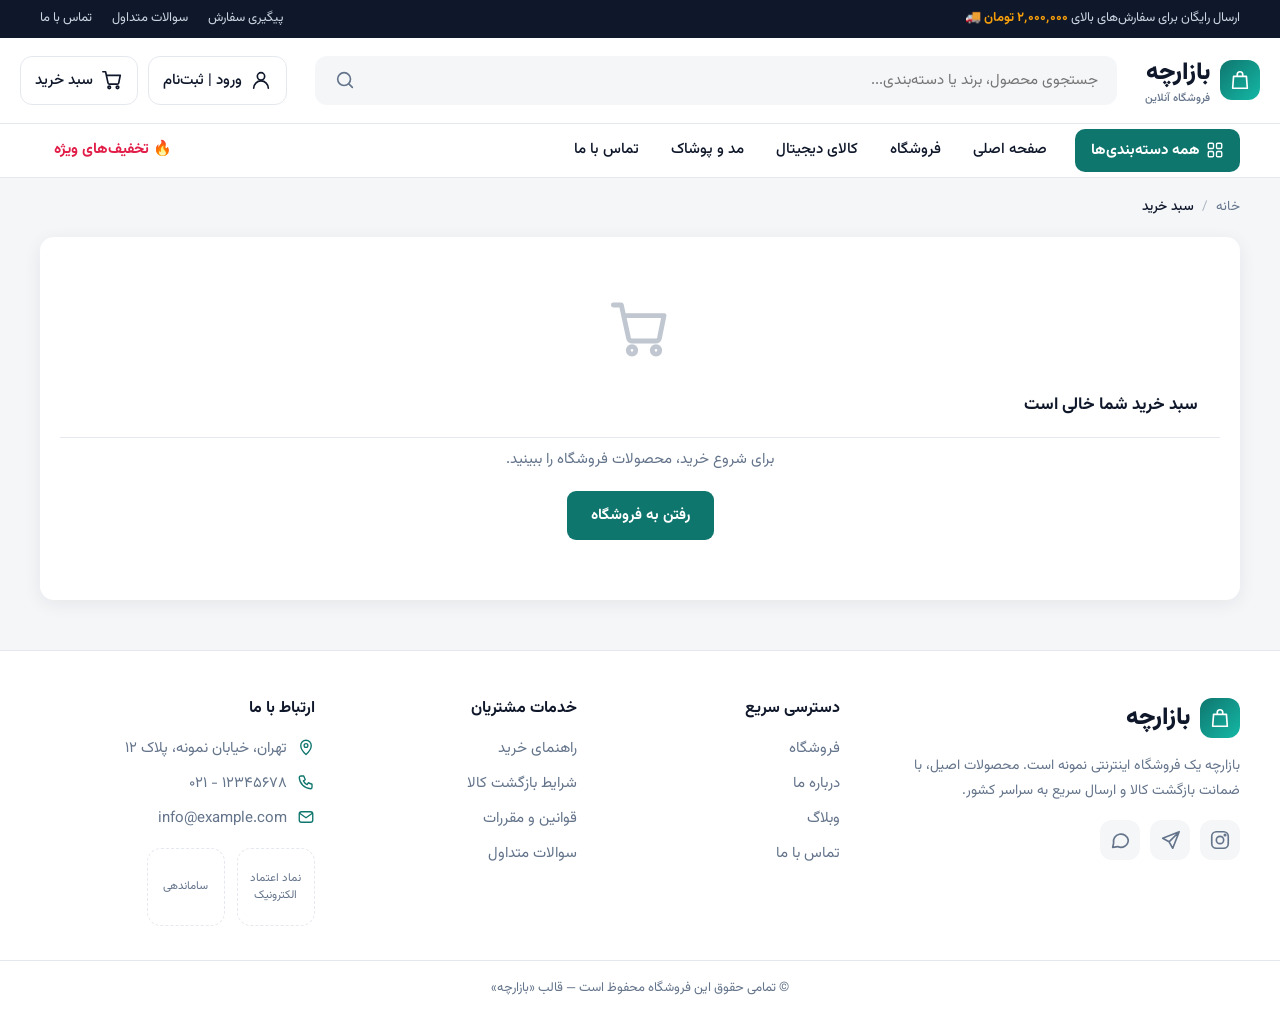
<file: cart.html>
<!DOCTYPE html>
<html lang="fa" dir="rtl">
<head>
<meta charset="UTF-8">
<meta name="viewport" content="width=device-width, initial-scale=1">
<title>سبد خرید | بازارچه</title>
<meta name="description" content="سبد خرید شما در فروشگاه بازارچه">
<link rel="preload" href="assets/fonts/Vazirmatn-variable.woff2" as="font" type="font/woff2" crossorigin>
<link rel="stylesheet" href="assets/css/style.css">
</head>
<body>
<svg width="0" height="0" style="position:absolute" aria-hidden="true">
<symbol id="i-search" viewBox="0 0 24 24"><circle cx="11" cy="11" r="7"/><path d="m20 20-3.5-3.5"/></symbol>
<symbol id="i-cart" viewBox="0 0 24 24"><circle cx="9" cy="20" r="1.4"/><circle cx="18" cy="20" r="1.4"/><path d="M2 3h3l2.7 12.4a1.5 1.5 0 0 0 1.5 1.1h8.6a1.5 1.5 0 0 0 1.5-1.1L21 7H6"/></symbol>
<symbol id="i-user" viewBox="0 0 24 24"><circle cx="12" cy="8" r="4"/><path d="M4 21a8 8 0 0 1 16 0"/></symbol>
<symbol id="i-heart" viewBox="0 0 24 24"><path d="M20.8 5.6a5.2 5.2 0 0 0-7.4 0L12 7l-1.4-1.4a5.2 5.2 0 0 0-7.4 7.4L12 21.7l8.8-8.7a5.2 5.2 0 0 0 0-7.4z"/></symbol>
<symbol id="i-menu" viewBox="0 0 24 24"><path d="M4 6h16M4 12h16M4 18h16"/></symbol>
<symbol id="i-grid" viewBox="0 0 24 24"><rect x="3" y="3" width="7" height="7" rx="1.5"/><rect x="14" y="3" width="7" height="7" rx="1.5"/><rect x="3" y="14" width="7" height="7" rx="1.5"/><rect x="14" y="14" width="7" height="7" rx="1.5"/></symbol>
<symbol id="i-left" viewBox="0 0 24 24"><path d="m15 18-6-6 6-6"/></symbol>
<symbol id="i-right" viewBox="0 0 24 24"><path d="m9 18 6-6-6-6"/></symbol>
<symbol id="i-up" viewBox="0 0 24 24"><path d="m6 15 6-6 6 6"/></symbol>
<symbol id="i-plus" viewBox="0 0 24 24"><path d="M12 5v14M5 12h14"/></symbol>
<symbol id="i-check" viewBox="0 0 24 24"><path d="m5 12.5 4.5 4.5L19 7.5"/></symbol>
<symbol id="i-truck" viewBox="0 0 24 24"><path d="M2 6h11v10H2zM13 9h4.5L21 12.5V16h-8"/><circle cx="6.5" cy="17.5" r="1.8"/><circle cx="17" cy="17.5" r="1.8"/></symbol>
<symbol id="i-shield" viewBox="0 0 24 24"><path d="M12 3 4 6v6c0 4.6 3.3 8 8 9 4.7-1 8-4.4 8-9V6z"/><path d="m8.5 12 2.5 2.5 4.5-5"/></symbol>
<symbol id="i-card" viewBox="0 0 24 24"><rect x="2.5" y="5" width="19" height="14" rx="3"/><path d="M2.5 10h19M6.5 15h4"/></symbol>
<symbol id="i-headset" viewBox="0 0 24 24"><path d="M4 14v-2a8 8 0 0 1 16 0v2"/><rect x="3" y="14" width="4" height="6" rx="1.5"/><rect x="17" y="14" width="4" height="6" rx="1.5"/><path d="M20 20c0 1.5-2 2-5 2"/></symbol>
<symbol id="i-phone" viewBox="0 0 24 24"><rect x="6" y="2" width="12" height="20" rx="3"/><path d="M11 18h2"/></symbol>
<symbol id="i-shirt" viewBox="0 0 24 24"><path d="m8 3-5 3 2.5 4L8 9v12h8V9l2.5 1L21 6l-5-3a4 4 0 0 1-8 0z"/></symbol>
<symbol id="i-home" viewBox="0 0 24 24"><path d="M3 11 12 3l9 8M5 9.5V21h14V9.5M10 21v-6h4v6"/></symbol>
<symbol id="i-run" viewBox="0 0 24 24"><circle cx="14" cy="4.5" r="2"/><path d="m8 21 3-6 3 2v4M7 12l3-4 4 2 3 3M11 15l-1-3"/></symbol>
<symbol id="i-plug" viewBox="0 0 24 24"><path d="M9 2v5M15 2v5M6 7h12v4a6 6 0 0 1-12 0zM12 17v5"/></symbol>
<symbol id="i-gift" viewBox="0 0 24 24"><rect x="3" y="8" width="18" height="4" rx="1"/><path d="M5 12v9h14v-9M12 8v13M12 8a3 3 0 1 0-3-3c0 1.7 1.3 3 3 3zm0 0a3 3 0 1 1 3-3c0 1.7-1.3 3-3 3z"/></symbol>
<symbol id="i-pin" viewBox="0 0 24 24"><path d="M12 22s7-6.2 7-12a7 7 0 0 0-14 0c0 5.8 7 12 7 12z"/><circle cx="12" cy="10" r="2.5"/></symbol>
<symbol id="i-mail" viewBox="0 0 24 24"><rect x="3" y="5" width="18" height="14" rx="3"/><path d="m3.5 7 8.5 6 8.5-6"/></symbol>
<symbol id="i-call" viewBox="0 0 24 24"><path d="M5 4h4l2 5-2.5 1.5a11 11 0 0 0 5 5L15 13l5 2v4a2 2 0 0 1-2 2A16 16 0 0 1 3 6a2 2 0 0 1 2-2z"/></symbol>
<symbol id="i-insta" viewBox="0 0 24 24"><rect x="3" y="3" width="18" height="18" rx="5"/><circle cx="12" cy="12" r="4"/><circle cx="17.5" cy="6.5" r=".8"/></symbol>
<symbol id="i-send" viewBox="0 0 24 24"><path d="M22 3 11 14M22 3l-7 18-4-7-7-4z"/></symbol>
<symbol id="i-chat" viewBox="0 0 24 24"><path d="M21 12a8 8 0 0 1-11.5 7.2L4 20l1-4.5A8 8 0 1 1 21 12z"/></symbol>
<symbol id="i-trash" viewBox="0 0 24 24"><path d="M4 7h16M10 11v6M14 11v6M6 7l1 13h10l1-13M9 7V4h6v3"/></symbol>
<symbol id="i-filter" viewBox="0 0 24 24"><path d="M3 5h18l-7 8v6l-4 2v-8z"/></symbol>
<symbol id="i-return" viewBox="0 0 24 24"><path d="M4 8h11a5 5 0 0 1 0 10H8M4 8l4-4M4 8l4 4"/></symbol>
<symbol id="i-star" viewBox="0 0 24 24"><path d="m12 2.5 2.9 6 6.6.9-4.8 4.6 1.2 6.5L12 17.4l-5.9 3.1 1.2-6.5L2.5 9.4l6.6-.9z"/></symbol>
<symbol id="i-bag" viewBox="0 0 24 24"><path d="M5 8h14l1 13H4zM9 8V6a3 3 0 0 1 6 0v2"/></symbol>
</svg>
<div class="topbar"><div class="container">
  <span>ارسال رایگان برای سفارش‌های بالای <b>۲٬۰۰۰٬۰۰۰ تومان</b> 🚚</span>
  <div class="topbar-links"><a href="#">پیگیری سفارش</a><a href="#">سوالات متداول</a><a href="#">تماس با ما</a></div>
</div></div>
<header class="header">
  <div class="container header-main">
    <button class="menu-toggle" data-open=".nav" aria-label="باز کردن منو"><svg class="icon"><use href="#i-menu"/></svg></button>
    <a href="index.html" class="logo"><span class="logo-mark"><svg class="icon"><use href="#i-bag"/></svg></span><span>بازارچه<small>فروشگاه آنلاین</small></span></a>
    <form class="search" role="search" onsubmit="return false">
      <input type="search" placeholder="جستجوی محصول، برند یا دسته‌بندی..." aria-label="جستجو">
      <button type="submit" aria-label="جستجو"><svg class="icon"><use href="#i-search"/></svg></button>
    </form>
    <div class="header-actions">
      <a href="#" class="icon-btn"><svg class="icon"><use href="#i-user"/></svg><span class="txt">ورود | ثبت‌نام</span></a>
      <a href="cart.html" class="icon-btn" aria-label="سبد خرید"><svg class="icon"><use href="#i-cart"/></svg><span class="txt">سبد خرید</span><span class="badge js-cart-count" style="display:none">۰</span></a>
    </div>
  </div>
  <nav class="nav" aria-label="منوی اصلی"><div class="container">
    <a href="shop.html" class="nav-cats"><svg class="icon icon-sm"><use href="#i-grid"/></svg> همه دسته‌بندی‌ها</a>
    <a href="index.html">صفحه اصلی</a><a href="shop.html">فروشگاه</a><a href="shop.html">کالای دیجیتال</a><a href="shop.html">مد و پوشاک</a><a href="#">تماس با ما</a>
    <a href="shop.html" class="push">🔥 تخفیف‌های ویژه</a>
  </div></nav>
</header>

<main><div class="container">
  <nav class="breadcrumb" aria-label="مسیر"><a href="index.html">خانه</a><span class="sep">/</span><span class="current">سبد خرید</span></nav>
  <div id="cart-empty" class="cart-box empty" style="display:none"><svg class="icon"><use href="#i-cart"/></svg><h3>سبد خرید شما خالی است</h3><p>برای شروع خرید، محصولات فروشگاه را ببینید.</p><a href="shop.html" class="btn btn-primary">رفتن به فروشگاه</a></div>
  <div id="cart-wrap" class="cart-layout">
    <section class="cart-box"><h3><span>سبد خرید (<span id="cart-title-count">۰ کالا</span>)</span><button id="clear-cart" class="remove"><svg class="icon icon-sm"><use href="#i-trash"/></svg> خالی کردن سبد</button></h3>
      <div id="cart-items"></div>
    </section>
    <aside class="summary">
      <h3>خلاصه سفارش</h3>
      <div class="ship-note" id="ship-note"></div>
      <form class="coupon" id="coupon-form"><input id="coupon-code" type="text" placeholder="کد تخفیف (مثلاً WELCOME)" dir="ltr" aria-label="کد تخفیف"><button class="btn btn-outline" type="submit">اعمال</button></form>
      <div class="coupon-msg" id="coupon-msg"></div>
      <div class="sum-row"><span>قیمت کالاها</span><span id="sum-sub">—</span></div>
      <div class="sum-row discount-row" id="row-saved"><span>سود شما از تخفیف</span><span id="sum-saved">—</span></div>
      <div class="sum-row discount-row" id="row-coupon" style="display:none"><span>کد تخفیف</span><span id="sum-coupon">—</span></div>
      <div class="sum-row"><span>هزینه ارسال</span><span id="sum-ship">—</span></div>
      <div class="sum-row total"><span>مبلغ قابل پرداخت</span><span id="sum-total">—</span></div>
      <button class="btn btn-primary btn-lg btn-block" style="margin-top:16px" onclick="alert('این دکمه را به صفحه تسویه حساب خود متصل کنید.')">ادامه و تسویه حساب</button>
    </aside>
  </div>
</div></main>
<footer class="footer">
  <div class="container">
    <div class="footer-grid">
      <div>
        <a href="index.html" class="logo" style="margin-bottom:14px"><span class="logo-mark"><svg class="icon"><use href="#i-bag"/></svg></span><span>بازارچه</span></a>
        <p>بازارچه یک فروشگاه اینترنتی نمونه است. محصولات اصیل، با ضمانت بازگشت کالا و ارسال سریع به سراسر کشور.</p>
        <div class="socials">
          <a href="#" aria-label="اینستاگرام"><svg class="icon"><use href="#i-insta"/></svg></a><a href="#" aria-label="تلگرام"><svg class="icon"><use href="#i-send"/></svg></a><a href="#" aria-label="پیام‌رسان"><svg class="icon"><use href="#i-chat"/></svg></a>
        </div>
      </div>
      <div><h4>دسترسی سریع</h4><ul>
        <li><a href="shop.html">فروشگاه</a></li><li><a href="#">درباره ما</a></li><li><a href="#">وبلاگ</a></li><li><a href="#">تماس با ما</a></li></ul></div>
      <div><h4>خدمات مشتریان</h4><ul>
        <li><a href="#">راهنمای خرید</a></li><li><a href="#">شرایط بازگشت کالا</a></li><li><a href="#">قوانین و مقررات</a></li><li><a href="#">سوالات متداول</a></li></ul></div>
      <div><h4>ارتباط با ما</h4>
        <ul class="contact">
          <li><svg class="icon icon-sm"><use href="#i-pin"/></svg><span>تهران، خیابان نمونه، پلاک ۱۲</span></li>
          <li><svg class="icon icon-sm"><use href="#i-call"/></svg><span dir="ltr">۰۲۱ - ۱۲۳۴۵۶۷۸</span></li>
          <li><svg class="icon icon-sm"><use href="#i-mail"/></svg><span dir="ltr">info@example.com</span></li>
        </ul>
        <div class="trust"><span>نماد اعتماد الکترونیک</span><span>ساماندهی</span></div>
      </div>
    </div>
  </div>
  <div class="copyright">© تمامی حقوق این فروشگاه محفوظ است — قالب «بازارچه»</div>
</footer>
<div class="overlay"></div>
<div class="toast" role="status" aria-live="polite"><svg class="icon"><use href="#i-check"/></svg><span></span></div>
<button class="to-top" aria-label="بازگشت به بالا"><svg class="icon"><use href="#i-up"/></svg></button>
<script src="assets/js/products.js"></script>
<script src="assets/js/main.js"></script>
</body>
</html>
</file>
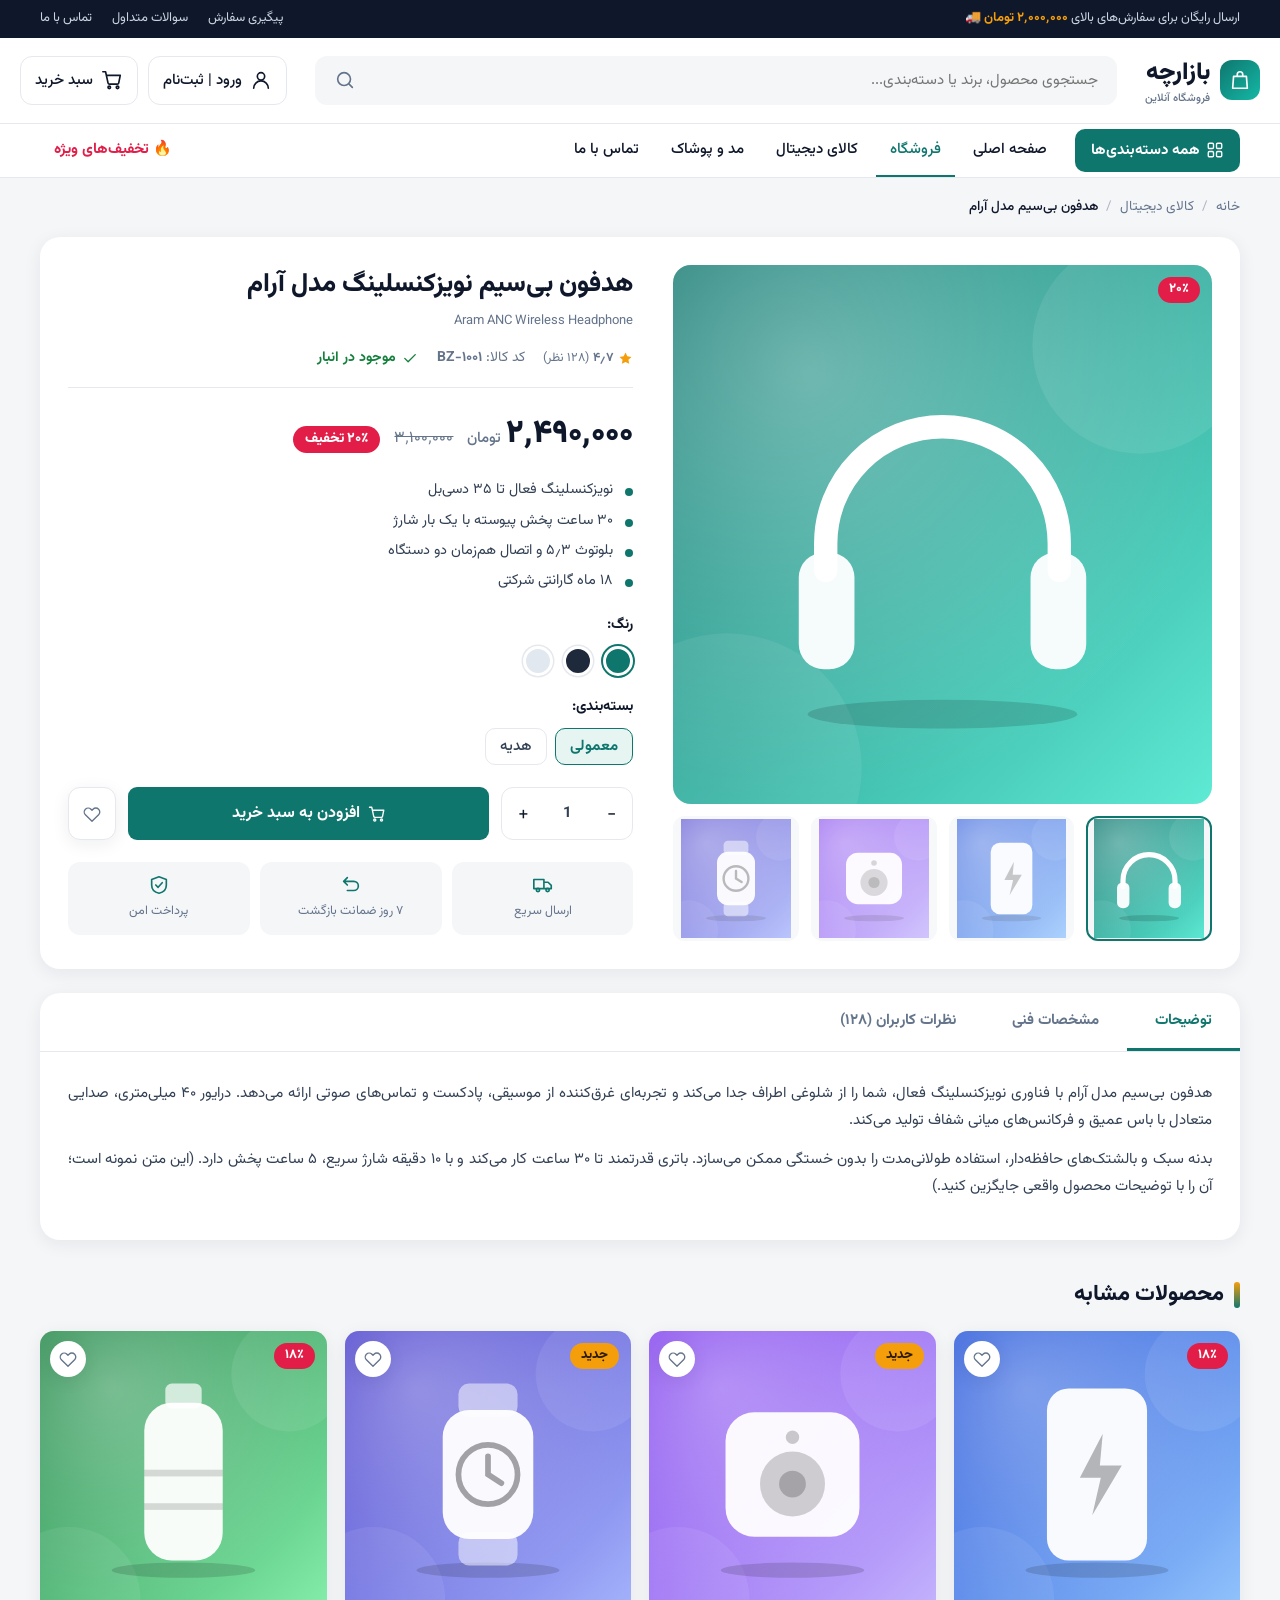
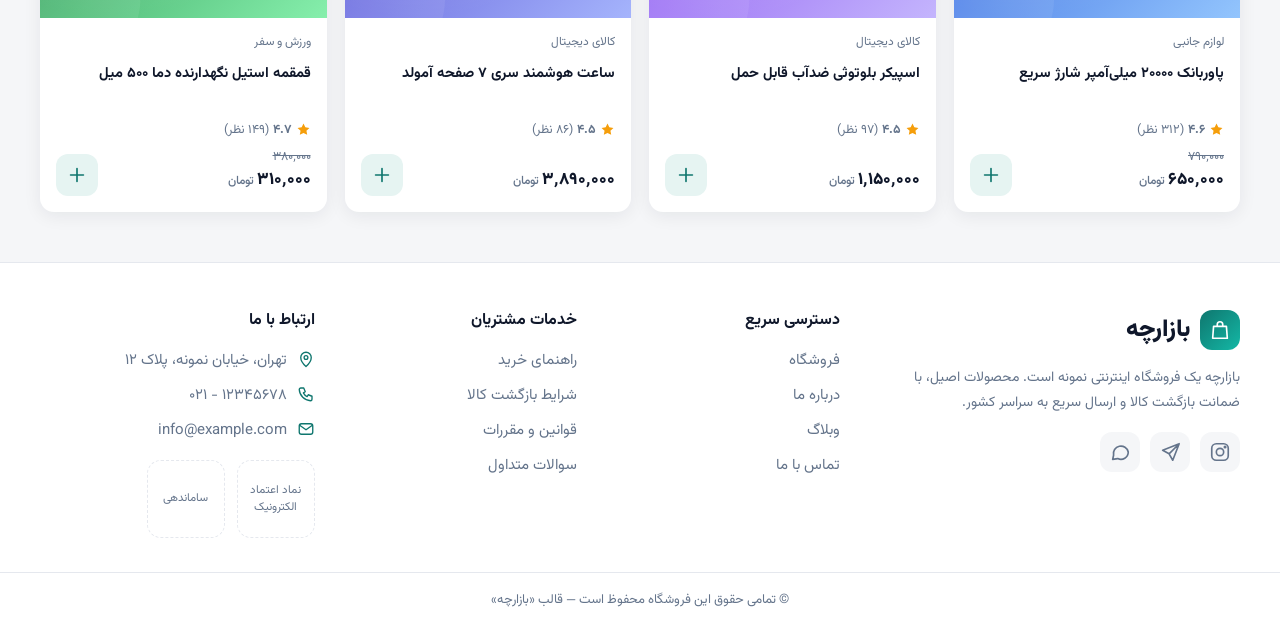
<file: product.html>
<!DOCTYPE html>
<html lang="fa" dir="rtl">
<head>
<meta charset="UTF-8">
<meta name="viewport" content="width=device-width, initial-scale=1">
<title>هدفون بی‌سیم نویزکنسلینگ مدل آرام | بازارچه</title>
<meta name="description" content="خرید هدفون بی‌سیم نویزکنسلینگ مدل آرام با ضمانت اصالت و ارسال سریع.">
<link rel="preload" href="assets/fonts/Vazirmatn-variable.woff2" as="font" type="font/woff2" crossorigin>
<link rel="stylesheet" href="assets/css/style.css">
</head>
<body>
<svg width="0" height="0" style="position:absolute" aria-hidden="true">
<symbol id="i-search" viewBox="0 0 24 24"><circle cx="11" cy="11" r="7"/><path d="m20 20-3.5-3.5"/></symbol>
<symbol id="i-cart" viewBox="0 0 24 24"><circle cx="9" cy="20" r="1.4"/><circle cx="18" cy="20" r="1.4"/><path d="M2 3h3l2.7 12.4a1.5 1.5 0 0 0 1.5 1.1h8.6a1.5 1.5 0 0 0 1.5-1.1L21 7H6"/></symbol>
<symbol id="i-user" viewBox="0 0 24 24"><circle cx="12" cy="8" r="4"/><path d="M4 21a8 8 0 0 1 16 0"/></symbol>
<symbol id="i-heart" viewBox="0 0 24 24"><path d="M20.8 5.6a5.2 5.2 0 0 0-7.4 0L12 7l-1.4-1.4a5.2 5.2 0 0 0-7.4 7.4L12 21.7l8.8-8.7a5.2 5.2 0 0 0 0-7.4z"/></symbol>
<symbol id="i-menu" viewBox="0 0 24 24"><path d="M4 6h16M4 12h16M4 18h16"/></symbol>
<symbol id="i-grid" viewBox="0 0 24 24"><rect x="3" y="3" width="7" height="7" rx="1.5"/><rect x="14" y="3" width="7" height="7" rx="1.5"/><rect x="3" y="14" width="7" height="7" rx="1.5"/><rect x="14" y="14" width="7" height="7" rx="1.5"/></symbol>
<symbol id="i-left" viewBox="0 0 24 24"><path d="m15 18-6-6 6-6"/></symbol>
<symbol id="i-right" viewBox="0 0 24 24"><path d="m9 18 6-6-6-6"/></symbol>
<symbol id="i-up" viewBox="0 0 24 24"><path d="m6 15 6-6 6 6"/></symbol>
<symbol id="i-plus" viewBox="0 0 24 24"><path d="M12 5v14M5 12h14"/></symbol>
<symbol id="i-check" viewBox="0 0 24 24"><path d="m5 12.5 4.5 4.5L19 7.5"/></symbol>
<symbol id="i-truck" viewBox="0 0 24 24"><path d="M2 6h11v10H2zM13 9h4.5L21 12.5V16h-8"/><circle cx="6.5" cy="17.5" r="1.8"/><circle cx="17" cy="17.5" r="1.8"/></symbol>
<symbol id="i-shield" viewBox="0 0 24 24"><path d="M12 3 4 6v6c0 4.6 3.3 8 8 9 4.7-1 8-4.4 8-9V6z"/><path d="m8.5 12 2.5 2.5 4.5-5"/></symbol>
<symbol id="i-card" viewBox="0 0 24 24"><rect x="2.5" y="5" width="19" height="14" rx="3"/><path d="M2.5 10h19M6.5 15h4"/></symbol>
<symbol id="i-headset" viewBox="0 0 24 24"><path d="M4 14v-2a8 8 0 0 1 16 0v2"/><rect x="3" y="14" width="4" height="6" rx="1.5"/><rect x="17" y="14" width="4" height="6" rx="1.5"/><path d="M20 20c0 1.5-2 2-5 2"/></symbol>
<symbol id="i-phone" viewBox="0 0 24 24"><rect x="6" y="2" width="12" height="20" rx="3"/><path d="M11 18h2"/></symbol>
<symbol id="i-shirt" viewBox="0 0 24 24"><path d="m8 3-5 3 2.5 4L8 9v12h8V9l2.5 1L21 6l-5-3a4 4 0 0 1-8 0z"/></symbol>
<symbol id="i-home" viewBox="0 0 24 24"><path d="M3 11 12 3l9 8M5 9.5V21h14V9.5M10 21v-6h4v6"/></symbol>
<symbol id="i-run" viewBox="0 0 24 24"><circle cx="14" cy="4.5" r="2"/><path d="m8 21 3-6 3 2v4M7 12l3-4 4 2 3 3M11 15l-1-3"/></symbol>
<symbol id="i-plug" viewBox="0 0 24 24"><path d="M9 2v5M15 2v5M6 7h12v4a6 6 0 0 1-12 0zM12 17v5"/></symbol>
<symbol id="i-gift" viewBox="0 0 24 24"><rect x="3" y="8" width="18" height="4" rx="1"/><path d="M5 12v9h14v-9M12 8v13M12 8a3 3 0 1 0-3-3c0 1.7 1.3 3 3 3zm0 0a3 3 0 1 1 3-3c0 1.7-1.3 3-3 3z"/></symbol>
<symbol id="i-pin" viewBox="0 0 24 24"><path d="M12 22s7-6.2 7-12a7 7 0 0 0-14 0c0 5.8 7 12 7 12z"/><circle cx="12" cy="10" r="2.5"/></symbol>
<symbol id="i-mail" viewBox="0 0 24 24"><rect x="3" y="5" width="18" height="14" rx="3"/><path d="m3.5 7 8.5 6 8.5-6"/></symbol>
<symbol id="i-call" viewBox="0 0 24 24"><path d="M5 4h4l2 5-2.5 1.5a11 11 0 0 0 5 5L15 13l5 2v4a2 2 0 0 1-2 2A16 16 0 0 1 3 6a2 2 0 0 1 2-2z"/></symbol>
<symbol id="i-insta" viewBox="0 0 24 24"><rect x="3" y="3" width="18" height="18" rx="5"/><circle cx="12" cy="12" r="4"/><circle cx="17.5" cy="6.5" r=".8"/></symbol>
<symbol id="i-send" viewBox="0 0 24 24"><path d="M22 3 11 14M22 3l-7 18-4-7-7-4z"/></symbol>
<symbol id="i-chat" viewBox="0 0 24 24"><path d="M21 12a8 8 0 0 1-11.5 7.2L4 20l1-4.5A8 8 0 1 1 21 12z"/></symbol>
<symbol id="i-trash" viewBox="0 0 24 24"><path d="M4 7h16M10 11v6M14 11v6M6 7l1 13h10l1-13M9 7V4h6v3"/></symbol>
<symbol id="i-filter" viewBox="0 0 24 24"><path d="M3 5h18l-7 8v6l-4 2v-8z"/></symbol>
<symbol id="i-return" viewBox="0 0 24 24"><path d="M4 8h11a5 5 0 0 1 0 10H8M4 8l4-4M4 8l4 4"/></symbol>
<symbol id="i-star" viewBox="0 0 24 24"><path d="m12 2.5 2.9 6 6.6.9-4.8 4.6 1.2 6.5L12 17.4l-5.9 3.1 1.2-6.5L2.5 9.4l6.6-.9z"/></symbol>
<symbol id="i-bag" viewBox="0 0 24 24"><path d="M5 8h14l1 13H4zM9 8V6a3 3 0 0 1 6 0v2"/></symbol>
</svg>
<div class="topbar"><div class="container">
  <span>ارسال رایگان برای سفارش‌های بالای <b>۲٬۰۰۰٬۰۰۰ تومان</b> 🚚</span>
  <div class="topbar-links"><a href="#">پیگیری سفارش</a><a href="#">سوالات متداول</a><a href="#">تماس با ما</a></div>
</div></div>
<header class="header">
  <div class="container header-main">
    <button class="menu-toggle" data-open=".nav" aria-label="باز کردن منو"><svg class="icon"><use href="#i-menu"/></svg></button>
    <a href="index.html" class="logo"><span class="logo-mark"><svg class="icon"><use href="#i-bag"/></svg></span><span>بازارچه<small>فروشگاه آنلاین</small></span></a>
    <form class="search" role="search" onsubmit="return false">
      <input type="search" placeholder="جستجوی محصول، برند یا دسته‌بندی..." aria-label="جستجو">
      <button type="submit" aria-label="جستجو"><svg class="icon"><use href="#i-search"/></svg></button>
    </form>
    <div class="header-actions">
      <a href="#" class="icon-btn"><svg class="icon"><use href="#i-user"/></svg><span class="txt">ورود | ثبت‌نام</span></a>
      <a href="cart.html" class="icon-btn" aria-label="سبد خرید"><svg class="icon"><use href="#i-cart"/></svg><span class="txt">سبد خرید</span><span class="badge js-cart-count" style="display:none">۰</span></a>
    </div>
  </div>
  <nav class="nav" aria-label="منوی اصلی"><div class="container">
    <a href="shop.html" class="nav-cats"><svg class="icon icon-sm"><use href="#i-grid"/></svg> همه دسته‌بندی‌ها</a>
    <a href="index.html">صفحه اصلی</a><a href="shop.html" class="active">فروشگاه</a><a href="shop.html">کالای دیجیتال</a><a href="shop.html">مد و پوشاک</a><a href="#">تماس با ما</a>
    <a href="shop.html" class="push">🔥 تخفیف‌های ویژه</a>
  </div></nav>
</header>

<main><div class="container">
  <nav class="breadcrumb" aria-label="مسیر"><a href="index.html">خانه</a><span class="sep">/</span><a href="shop.html">کالای دیجیتال</a><span class="sep">/</span><span class="current">هدفون بی‌سیم مدل آرام</span></nav>
  <section class="product">
    <div class="gallery">
      <div class="main"><span class="discount">۲۰٪</span><img id="main-img" src="assets/img/product-1.svg" alt="هدفون بی‌سیم نویزکنسلینگ مدل آرام" width="600" height="600"></div>
      <div class="thumbs"><button class="active" data-src="assets/img/product-1.svg" aria-label="تصویر ۱"><img src="assets/img/product-1.svg" alt=""></button><button class="" data-src="assets/img/product-6.svg" aria-label="تصویر ۲"><img src="assets/img/product-6.svg" alt=""></button><button class="" data-src="assets/img/product-7.svg" aria-label="تصویر ۳"><img src="assets/img/product-7.svg" alt=""></button><button class="" data-src="assets/img/product-2.svg" aria-label="تصویر ۴"><img src="assets/img/product-2.svg" alt=""></button></div>
    </div>
    <div class="pinfo">
      <h1>هدفون بی‌سیم نویزکنسلینگ مدل آرام</h1>
      <div class="en">Aram ANC Wireless Headphone</div>
      <div class="meta-row">
        <span class="rating"><svg class="icon star"><use href="#i-star"/></svg><b>۴٫۷</b> (۱۲۸ نظر)</span>
        <span>کد کالا: <b>BZ-۱۰۰۱</b></span>
        <span class="in-stock"><svg class="icon icon-sm"><use href="#i-check"/></svg> موجود در انبار</span>
      </div>
      <div class="pprice"><span class="now">۲٬۴۹۰٬۰۰۰<small>تومان</small></span><span class="was">۳٬۱۰۰٬۰۰۰</span><span class="off">۲۰٪ تخفیف</span></div>
      <ul class="short">
        <li>نویزکنسلینگ فعال تا ۳۵ دسی‌بل</li>
        <li>۳۰ ساعت پخش پیوسته با یک بار شارژ</li>
        <li>بلوتوث ۵٫۳ و اتصال هم‌زمان دو دستگاه</li>
        <li>۱۸ ماه گارانتی شرکتی</li>
      </ul>
      <div class="opt"><b>رنگ:</b><div class="swatches"><span class="swatch active" data-name="سبز" style="background:#0f766e"></span><span class="swatch" data-name="مشکی" style="background:#1e293b"></span><span class="swatch" data-name="سفید" style="background:#e2e8f0"></span></div></div>
      <div class="opt"><b>بسته‌بندی:</b><div class="sizes"><button class="active">معمولی</button><button>هدیه</button></div></div>
      <div class="buy-row">
        <div class="qty"><button class="qty-minus" aria-label="کاهش">−</button><input id="qty" type="text" value="1" inputmode="numeric" aria-label="تعداد"><button class="qty-plus" aria-label="افزایش">+</button></div>
        <button class="btn btn-primary btn-lg js-add" data-id="1" data-use-qty><svg class="icon icon-sm"><use href="#i-cart"/></svg> افزودن به سبد خرید</button>
        <button class="btn btn-outline wish" style="position:static;width:auto;height:auto;padding:0 14px;border-radius:12px" aria-label="علاقه‌مندی"><svg class="icon icon-sm"><use href="#i-heart"/></svg></button>
      </div>
      <div class="guarantees">
        <div><svg class="icon"><use href="#i-truck"/></svg>ارسال سریع</div><div><svg class="icon"><use href="#i-return"/></svg>۷ روز ضمانت بازگشت</div><div><svg class="icon"><use href="#i-shield"/></svg>پرداخت امن</div>
      </div>
    </div>
  </section>

  <section class="tabs">
    <div class="tab-list"><button class="active" data-tab="#t1">توضیحات</button><button data-tab="#t2">مشخصات فنی</button><button data-tab="#t3">نظرات کاربران (۱۲۸)</button></div>
    <div class="tab-pane active" id="t1">
      <p>هدفون بی‌سیم مدل آرام با فناوری نویزکنسلینگ فعال، شما را از شلوغی اطراف جدا می‌کند و تجربه‌ای غرق‌کننده از موسیقی، پادکست و تماس‌های صوتی ارائه می‌دهد. درایور ۴۰ میلی‌متری، صدایی متعادل با باس عمیق و فرکانس‌های میانی شفاف تولید می‌کند.</p>
      <p>بدنه سبک و بالشتک‌های حافظه‌دار، استفاده طولانی‌مدت را بدون خستگی ممکن می‌سازد. باتری قدرتمند تا ۳۰ ساعت کار می‌کند و با ۱۰ دقیقه شارژ سریع، ۵ ساعت پخش دارد. (این متن نمونه است؛ آن را با توضیحات محصول واقعی جایگزین کنید.)</p>
    </div>
    <div class="tab-pane" id="t2"><table class="specs">
      <tr><th>نوع اتصال</th><td>بی‌سیم (بلوتوث ۵٫۳)</td></tr><tr><th>اندازه درایور</th><td>۴۰ میلی‌متر</td></tr>
      <tr><th>زمان پخش</th><td>تا ۳۰ ساعت</td></tr><tr><th>زمان شارژ کامل</th><td>۲ ساعت</td></tr>
      <tr><th>وزن</th><td>۲۴۰ گرم</td></tr><tr><th>گارانتی</th><td>۱۸ ماه شرکتی</td></tr>
    </table></div>
    <div class="tab-pane" id="t3">
      <div class="review"><div class="av">م</div><div><b>محمد رضایی</b><small>۱۴۰۵/۰۸/۱۲</small><p>کیفیت ساخت و صدا واقعاً فراتر از قیمتش بود. نویزکنسلینگ در مترو عالی کار می‌کند.</p></div></div>
      <div class="review"><div class="av">س</div><div><b>سارا احمدی</b><small>۱۴۰۵/۰۸/۰۵</small><p>سبک و راحت است و شارژدهی باتری عالیه. بسته‌بندی هم تمیز و مرتب رسید.</p></div></div>
      <div class="review"><div class="av">ع</div><div><b>علی کریمی</b><small>۱۴۰۵/۰۷/۲۸</small><p>برای تماس‌های کاری هم میکروفن خوبی دارد. پیشنهاد می‌کنم.</p></div></div>
    </div>
  </section>

  <section class="section">
    <div class="section-head"><h2>محصولات مشابه</h2></div>
    <div class="products">
<article class="card">
  <div class="thumb"><span class="discount">۱۸٪</span><button class="wish" aria-label="افزودن به علاقه‌مندی‌ها"><svg class="icon icon-sm"><use href="#i-heart"/></svg></button>
    <a href="product.html"><img src="assets/img/product-6.svg" alt="پاوربانک ۲۰۰۰۰ میلی‌آمپر شارژ سریع" width="600" height="600"></a></div>
  <div class="body">
    <span class="cat-name">لوازم جانبی</span>
    <h3><a href="product.html">پاوربانک ۲۰۰۰۰ میلی‌آمپر شارژ سریع</a></h3>
    <div class="rating"><svg class="icon star"><use href="#i-star"/></svg><b>۴.۶</b><span>(۳۱۲ نظر)</span></div>
    <div class="price-row">
      <div><span class="old-price">۷۹۰٬۰۰۰</span><span class="price">۶۵۰٬۰۰۰<small>تومان</small></span></div>
      <button class="add-btn js-add" data-id="6" aria-label="افزودن به سبد خرید"><svg class="icon"><use href="#i-plus"/></svg></button>
    </div>
  </div>
</article>
<article class="card">
  <div class="thumb"><span class="new-tag">جدید</span><button class="wish" aria-label="افزودن به علاقه‌مندی‌ها"><svg class="icon icon-sm"><use href="#i-heart"/></svg></button>
    <a href="product.html"><img src="assets/img/product-7.svg" alt="اسپیکر بلوتوثی ضدآب قابل حمل" width="600" height="600"></a></div>
  <div class="body">
    <span class="cat-name">کالای دیجیتال</span>
    <h3><a href="product.html">اسپیکر بلوتوثی ضدآب قابل حمل</a></h3>
    <div class="rating"><svg class="icon star"><use href="#i-star"/></svg><b>۴.۵</b><span>(۹۷ نظر)</span></div>
    <div class="price-row">
      <div><span class="price">۱٬۱۵۰٬۰۰۰<small>تومان</small></span></div>
      <button class="add-btn js-add" data-id="7" aria-label="افزودن به سبد خرید"><svg class="icon"><use href="#i-plus"/></svg></button>
    </div>
  </div>
</article>
<article class="card">
  <div class="thumb"><span class="new-tag">جدید</span><button class="wish" aria-label="افزودن به علاقه‌مندی‌ها"><svg class="icon icon-sm"><use href="#i-heart"/></svg></button>
    <a href="product.html"><img src="assets/img/product-2.svg" alt="ساعت هوشمند سری ۷ صفحه آمولد" width="600" height="600"></a></div>
  <div class="body">
    <span class="cat-name">کالای دیجیتال</span>
    <h3><a href="product.html">ساعت هوشمند سری ۷ صفحه آمولد</a></h3>
    <div class="rating"><svg class="icon star"><use href="#i-star"/></svg><b>۴.۵</b><span>(۸۶ نظر)</span></div>
    <div class="price-row">
      <div><span class="price">۳٬۸۹۰٬۰۰۰<small>تومان</small></span></div>
      <button class="add-btn js-add" data-id="2" aria-label="افزودن به سبد خرید"><svg class="icon"><use href="#i-plus"/></svg></button>
    </div>
  </div>
</article>
<article class="card">
  <div class="thumb"><span class="discount">۱۸٪</span><button class="wish" aria-label="افزودن به علاقه‌مندی‌ها"><svg class="icon icon-sm"><use href="#i-heart"/></svg></button>
    <a href="product.html"><img src="assets/img/product-8.svg" alt="قمقمه استیل نگهدارنده دما ۵۰۰ میل" width="600" height="600"></a></div>
  <div class="body">
    <span class="cat-name">ورزش و سفر</span>
    <h3><a href="product.html">قمقمه استیل نگهدارنده دما ۵۰۰ میل</a></h3>
    <div class="rating"><svg class="icon star"><use href="#i-star"/></svg><b>۴.۷</b><span>(۱۴۹ نظر)</span></div>
    <div class="price-row">
      <div><span class="old-price">۳۸۰٬۰۰۰</span><span class="price">۳۱۰٬۰۰۰<small>تومان</small></span></div>
      <button class="add-btn js-add" data-id="8" aria-label="افزودن به سبد خرید"><svg class="icon"><use href="#i-plus"/></svg></button>
    </div>
  </div>
</article>
    </div>
  </section>
</div></main>
<footer class="footer">
  <div class="container">
    <div class="footer-grid">
      <div>
        <a href="index.html" class="logo" style="margin-bottom:14px"><span class="logo-mark"><svg class="icon"><use href="#i-bag"/></svg></span><span>بازارچه</span></a>
        <p>بازارچه یک فروشگاه اینترنتی نمونه است. محصولات اصیل، با ضمانت بازگشت کالا و ارسال سریع به سراسر کشور.</p>
        <div class="socials">
          <a href="#" aria-label="اینستاگرام"><svg class="icon"><use href="#i-insta"/></svg></a><a href="#" aria-label="تلگرام"><svg class="icon"><use href="#i-send"/></svg></a><a href="#" aria-label="پیام‌رسان"><svg class="icon"><use href="#i-chat"/></svg></a>
        </div>
      </div>
      <div><h4>دسترسی سریع</h4><ul>
        <li><a href="shop.html">فروشگاه</a></li><li><a href="#">درباره ما</a></li><li><a href="#">وبلاگ</a></li><li><a href="#">تماس با ما</a></li></ul></div>
      <div><h4>خدمات مشتریان</h4><ul>
        <li><a href="#">راهنمای خرید</a></li><li><a href="#">شرایط بازگشت کالا</a></li><li><a href="#">قوانین و مقررات</a></li><li><a href="#">سوالات متداول</a></li></ul></div>
      <div><h4>ارتباط با ما</h4>
        <ul class="contact">
          <li><svg class="icon icon-sm"><use href="#i-pin"/></svg><span>تهران، خیابان نمونه، پلاک ۱۲</span></li>
          <li><svg class="icon icon-sm"><use href="#i-call"/></svg><span dir="ltr">۰۲۱ - ۱۲۳۴۵۶۷۸</span></li>
          <li><svg class="icon icon-sm"><use href="#i-mail"/></svg><span dir="ltr">info@example.com</span></li>
        </ul>
        <div class="trust"><span>نماد اعتماد الکترونیک</span><span>ساماندهی</span></div>
      </div>
    </div>
  </div>
  <div class="copyright">© تمامی حقوق این فروشگاه محفوظ است — قالب «بازارچه»</div>
</footer>
<div class="overlay"></div>
<div class="toast" role="status" aria-live="polite"><svg class="icon"><use href="#i-check"/></svg><span></span></div>
<button class="to-top" aria-label="بازگشت به بالا"><svg class="icon"><use href="#i-up"/></svg></button>
<script src="assets/js/products.js"></script>
<script src="assets/js/main.js"></script>
</body>
</html>
</file>
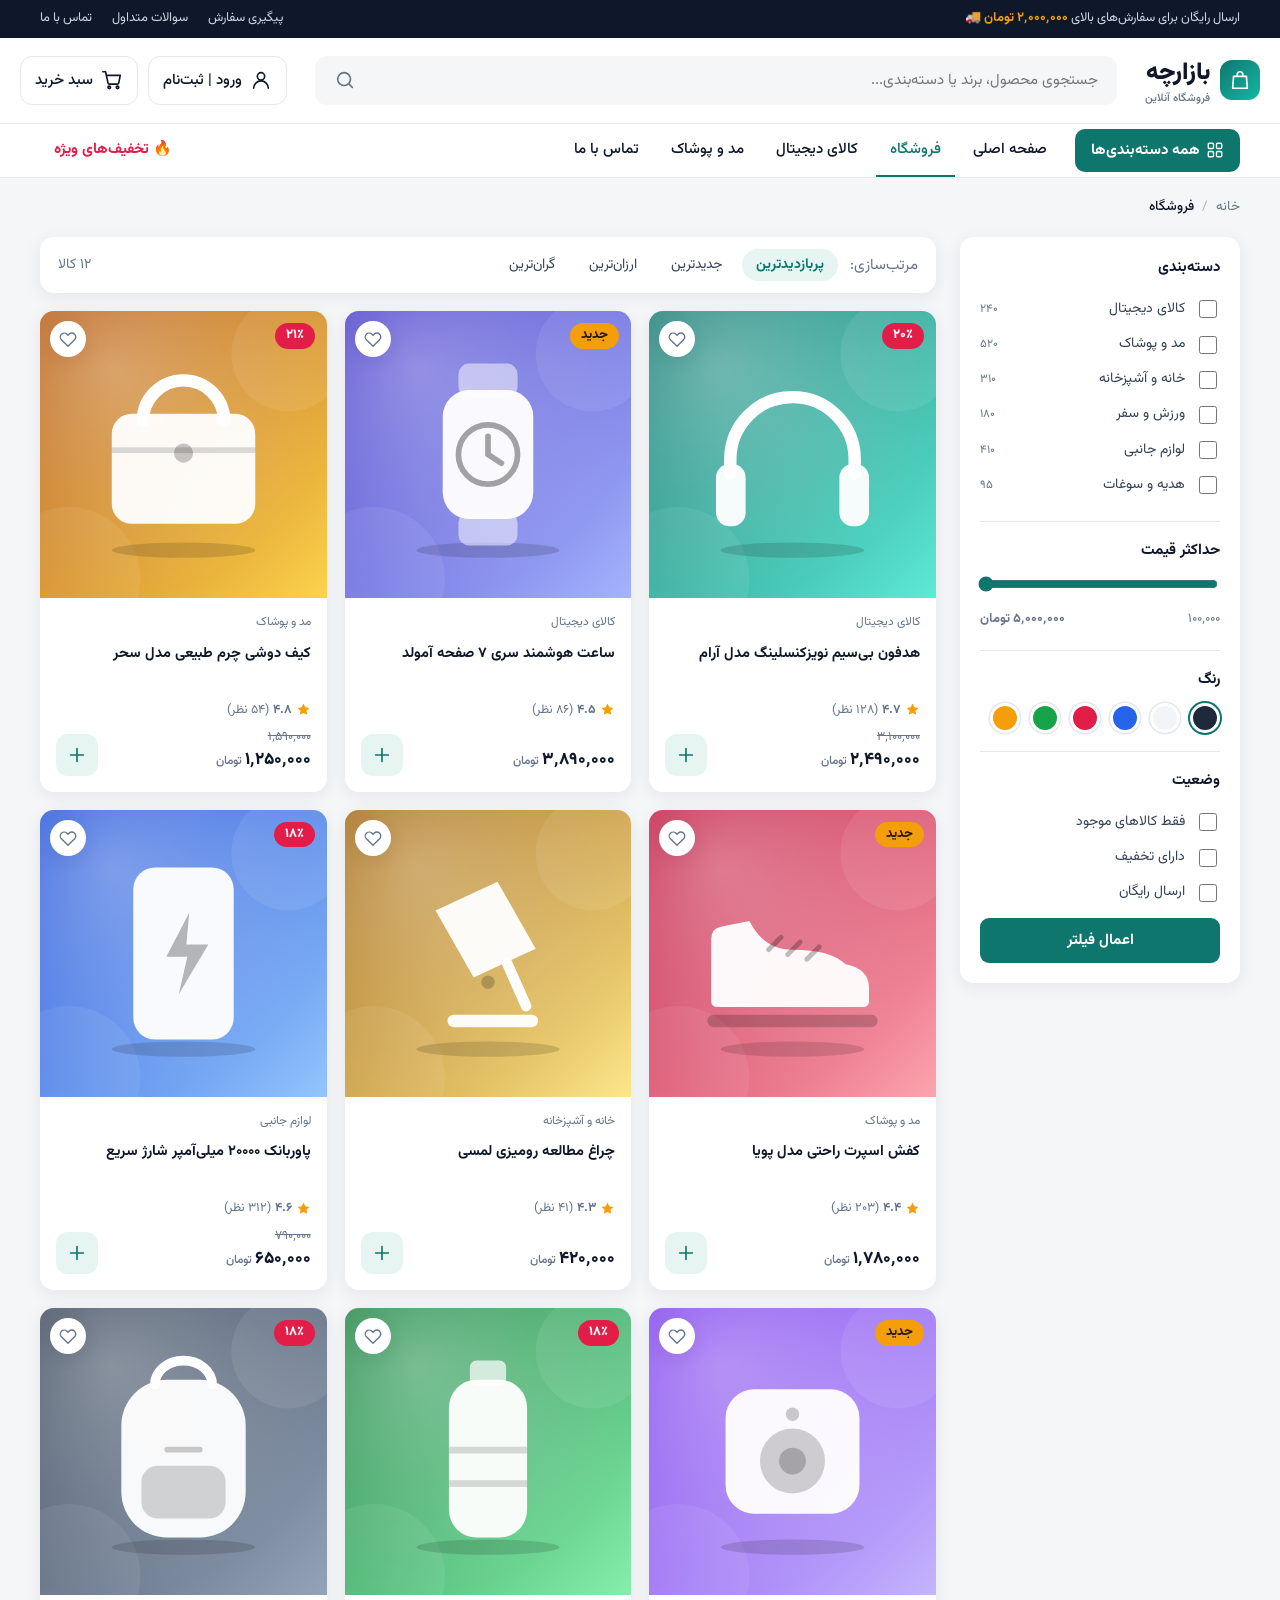
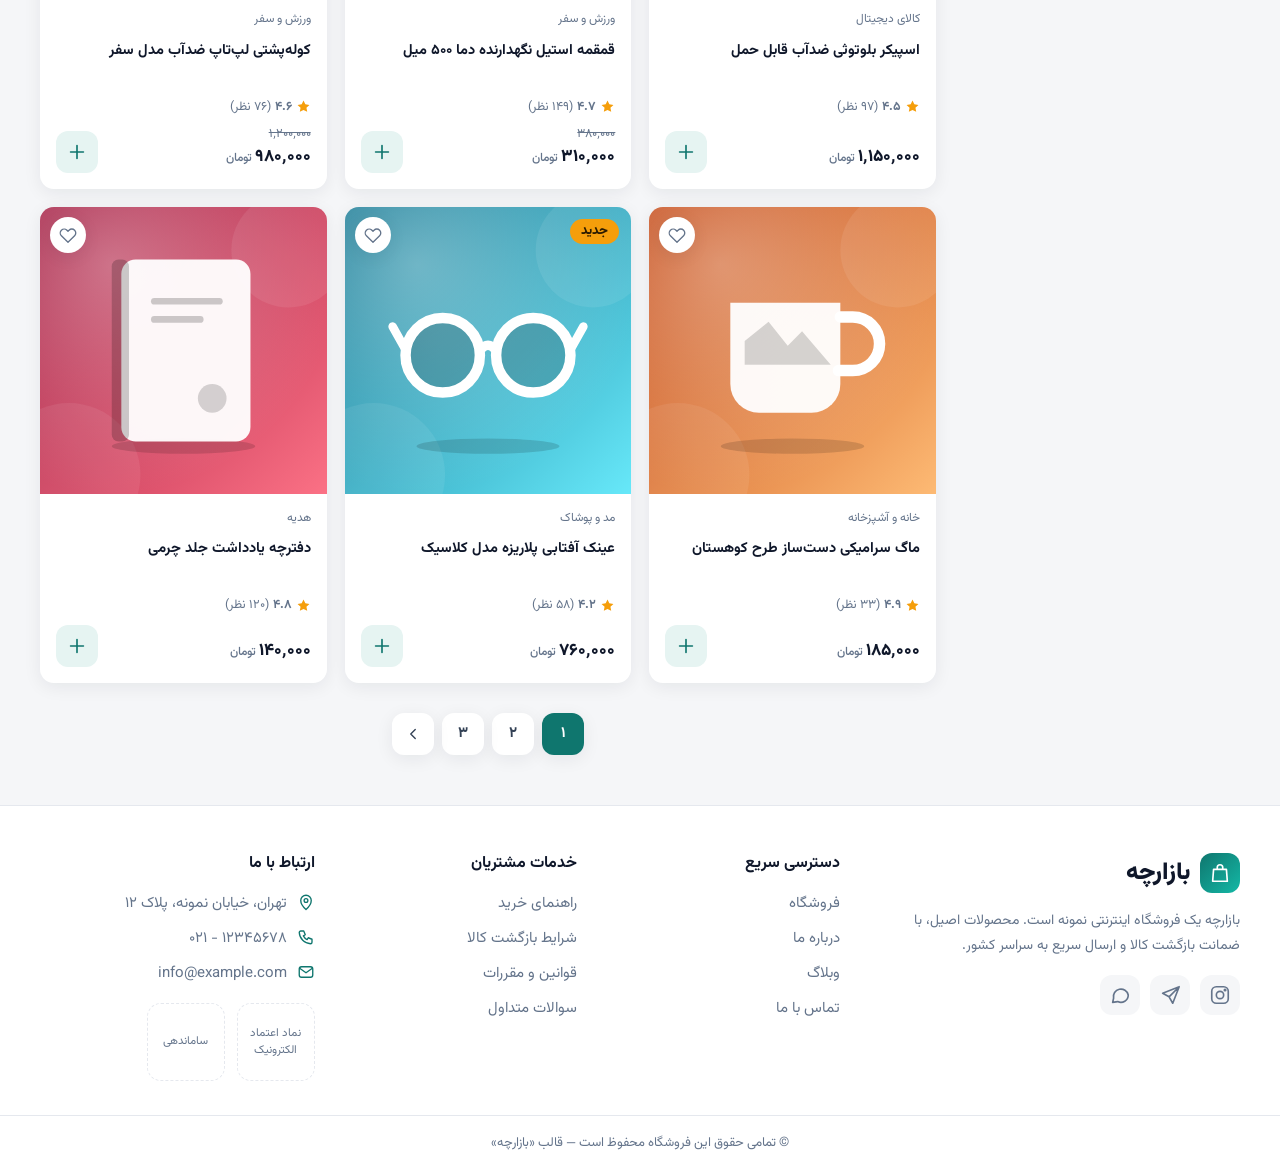
<file: shop.html>
<!DOCTYPE html>
<html lang="fa" dir="rtl">
<head>
<meta charset="UTF-8">
<meta name="viewport" content="width=device-width, initial-scale=1">
<title>فروشگاه | بازارچه</title>
<meta name="description" content="لیست محصولات فروشگاه بازارچه با امکان فیلتر و مرتب‌سازی.">
<link rel="preload" href="assets/fonts/Vazirmatn-variable.woff2" as="font" type="font/woff2" crossorigin>
<link rel="stylesheet" href="assets/css/style.css">
</head>
<body>
<svg width="0" height="0" style="position:absolute" aria-hidden="true">
<symbol id="i-search" viewBox="0 0 24 24"><circle cx="11" cy="11" r="7"/><path d="m20 20-3.5-3.5"/></symbol>
<symbol id="i-cart" viewBox="0 0 24 24"><circle cx="9" cy="20" r="1.4"/><circle cx="18" cy="20" r="1.4"/><path d="M2 3h3l2.7 12.4a1.5 1.5 0 0 0 1.5 1.1h8.6a1.5 1.5 0 0 0 1.5-1.1L21 7H6"/></symbol>
<symbol id="i-user" viewBox="0 0 24 24"><circle cx="12" cy="8" r="4"/><path d="M4 21a8 8 0 0 1 16 0"/></symbol>
<symbol id="i-heart" viewBox="0 0 24 24"><path d="M20.8 5.6a5.2 5.2 0 0 0-7.4 0L12 7l-1.4-1.4a5.2 5.2 0 0 0-7.4 7.4L12 21.7l8.8-8.7a5.2 5.2 0 0 0 0-7.4z"/></symbol>
<symbol id="i-menu" viewBox="0 0 24 24"><path d="M4 6h16M4 12h16M4 18h16"/></symbol>
<symbol id="i-grid" viewBox="0 0 24 24"><rect x="3" y="3" width="7" height="7" rx="1.5"/><rect x="14" y="3" width="7" height="7" rx="1.5"/><rect x="3" y="14" width="7" height="7" rx="1.5"/><rect x="14" y="14" width="7" height="7" rx="1.5"/></symbol>
<symbol id="i-left" viewBox="0 0 24 24"><path d="m15 18-6-6 6-6"/></symbol>
<symbol id="i-right" viewBox="0 0 24 24"><path d="m9 18 6-6-6-6"/></symbol>
<symbol id="i-up" viewBox="0 0 24 24"><path d="m6 15 6-6 6 6"/></symbol>
<symbol id="i-plus" viewBox="0 0 24 24"><path d="M12 5v14M5 12h14"/></symbol>
<symbol id="i-check" viewBox="0 0 24 24"><path d="m5 12.5 4.5 4.5L19 7.5"/></symbol>
<symbol id="i-truck" viewBox="0 0 24 24"><path d="M2 6h11v10H2zM13 9h4.5L21 12.5V16h-8"/><circle cx="6.5" cy="17.5" r="1.8"/><circle cx="17" cy="17.5" r="1.8"/></symbol>
<symbol id="i-shield" viewBox="0 0 24 24"><path d="M12 3 4 6v6c0 4.6 3.3 8 8 9 4.7-1 8-4.4 8-9V6z"/><path d="m8.5 12 2.5 2.5 4.5-5"/></symbol>
<symbol id="i-card" viewBox="0 0 24 24"><rect x="2.5" y="5" width="19" height="14" rx="3"/><path d="M2.5 10h19M6.5 15h4"/></symbol>
<symbol id="i-headset" viewBox="0 0 24 24"><path d="M4 14v-2a8 8 0 0 1 16 0v2"/><rect x="3" y="14" width="4" height="6" rx="1.5"/><rect x="17" y="14" width="4" height="6" rx="1.5"/><path d="M20 20c0 1.5-2 2-5 2"/></symbol>
<symbol id="i-phone" viewBox="0 0 24 24"><rect x="6" y="2" width="12" height="20" rx="3"/><path d="M11 18h2"/></symbol>
<symbol id="i-shirt" viewBox="0 0 24 24"><path d="m8 3-5 3 2.5 4L8 9v12h8V9l2.5 1L21 6l-5-3a4 4 0 0 1-8 0z"/></symbol>
<symbol id="i-home" viewBox="0 0 24 24"><path d="M3 11 12 3l9 8M5 9.5V21h14V9.5M10 21v-6h4v6"/></symbol>
<symbol id="i-run" viewBox="0 0 24 24"><circle cx="14" cy="4.5" r="2"/><path d="m8 21 3-6 3 2v4M7 12l3-4 4 2 3 3M11 15l-1-3"/></symbol>
<symbol id="i-plug" viewBox="0 0 24 24"><path d="M9 2v5M15 2v5M6 7h12v4a6 6 0 0 1-12 0zM12 17v5"/></symbol>
<symbol id="i-gift" viewBox="0 0 24 24"><rect x="3" y="8" width="18" height="4" rx="1"/><path d="M5 12v9h14v-9M12 8v13M12 8a3 3 0 1 0-3-3c0 1.7 1.3 3 3 3zm0 0a3 3 0 1 1 3-3c0 1.7-1.3 3-3 3z"/></symbol>
<symbol id="i-pin" viewBox="0 0 24 24"><path d="M12 22s7-6.2 7-12a7 7 0 0 0-14 0c0 5.8 7 12 7 12z"/><circle cx="12" cy="10" r="2.5"/></symbol>
<symbol id="i-mail" viewBox="0 0 24 24"><rect x="3" y="5" width="18" height="14" rx="3"/><path d="m3.5 7 8.5 6 8.5-6"/></symbol>
<symbol id="i-call" viewBox="0 0 24 24"><path d="M5 4h4l2 5-2.5 1.5a11 11 0 0 0 5 5L15 13l5 2v4a2 2 0 0 1-2 2A16 16 0 0 1 3 6a2 2 0 0 1 2-2z"/></symbol>
<symbol id="i-insta" viewBox="0 0 24 24"><rect x="3" y="3" width="18" height="18" rx="5"/><circle cx="12" cy="12" r="4"/><circle cx="17.5" cy="6.5" r=".8"/></symbol>
<symbol id="i-send" viewBox="0 0 24 24"><path d="M22 3 11 14M22 3l-7 18-4-7-7-4z"/></symbol>
<symbol id="i-chat" viewBox="0 0 24 24"><path d="M21 12a8 8 0 0 1-11.5 7.2L4 20l1-4.5A8 8 0 1 1 21 12z"/></symbol>
<symbol id="i-trash" viewBox="0 0 24 24"><path d="M4 7h16M10 11v6M14 11v6M6 7l1 13h10l1-13M9 7V4h6v3"/></symbol>
<symbol id="i-filter" viewBox="0 0 24 24"><path d="M3 5h18l-7 8v6l-4 2v-8z"/></symbol>
<symbol id="i-return" viewBox="0 0 24 24"><path d="M4 8h11a5 5 0 0 1 0 10H8M4 8l4-4M4 8l4 4"/></symbol>
<symbol id="i-star" viewBox="0 0 24 24"><path d="m12 2.5 2.9 6 6.6.9-4.8 4.6 1.2 6.5L12 17.4l-5.9 3.1 1.2-6.5L2.5 9.4l6.6-.9z"/></symbol>
<symbol id="i-bag" viewBox="0 0 24 24"><path d="M5 8h14l1 13H4zM9 8V6a3 3 0 0 1 6 0v2"/></symbol>
</svg>
<div class="topbar"><div class="container">
  <span>ارسال رایگان برای سفارش‌های بالای <b>۲٬۰۰۰٬۰۰۰ تومان</b> 🚚</span>
  <div class="topbar-links"><a href="#">پیگیری سفارش</a><a href="#">سوالات متداول</a><a href="#">تماس با ما</a></div>
</div></div>
<header class="header">
  <div class="container header-main">
    <button class="menu-toggle" data-open=".nav" aria-label="باز کردن منو"><svg class="icon"><use href="#i-menu"/></svg></button>
    <a href="index.html" class="logo"><span class="logo-mark"><svg class="icon"><use href="#i-bag"/></svg></span><span>بازارچه<small>فروشگاه آنلاین</small></span></a>
    <form class="search" role="search" onsubmit="return false">
      <input type="search" placeholder="جستجوی محصول، برند یا دسته‌بندی..." aria-label="جستجو">
      <button type="submit" aria-label="جستجو"><svg class="icon"><use href="#i-search"/></svg></button>
    </form>
    <div class="header-actions">
      <a href="#" class="icon-btn"><svg class="icon"><use href="#i-user"/></svg><span class="txt">ورود | ثبت‌نام</span></a>
      <a href="cart.html" class="icon-btn" aria-label="سبد خرید"><svg class="icon"><use href="#i-cart"/></svg><span class="txt">سبد خرید</span><span class="badge js-cart-count" style="display:none">۰</span></a>
    </div>
  </div>
  <nav class="nav" aria-label="منوی اصلی"><div class="container">
    <a href="shop.html" class="nav-cats"><svg class="icon icon-sm"><use href="#i-grid"/></svg> همه دسته‌بندی‌ها</a>
    <a href="index.html">صفحه اصلی</a><a href="shop.html" class="active">فروشگاه</a><a href="shop.html">کالای دیجیتال</a><a href="shop.html">مد و پوشاک</a><a href="#">تماس با ما</a>
    <a href="shop.html" class="push">🔥 تخفیف‌های ویژه</a>
  </div></nav>
</header>

<main><div class="container">
  <nav class="breadcrumb" aria-label="مسیر"><a href="index.html">خانه</a><span class="sep">/</span><span class="current">فروشگاه</span></nav>
  <div class="shop-layout">
    <aside class="sidebar" id="filters" aria-label="فیلترها">
      <div class="filter"><h4>دسته‌بندی</h4>
<label class="check"><input type="checkbox"> کالای دیجیتال <small>۲۴۰</small></label>
<label class="check"><input type="checkbox"> مد و پوشاک <small>۵۲۰</small></label>
<label class="check"><input type="checkbox"> خانه و آشپزخانه <small>۳۱۰</small></label>
<label class="check"><input type="checkbox"> ورزش و سفر <small>۱۸۰</small></label>
<label class="check"><input type="checkbox"> لوازم جانبی <small>۴۱۰</small></label>
<label class="check"><input type="checkbox"> هدیه و سوغات <small>۹۵</small></label>
      </div>
      <div class="filter"><h4>حداکثر قیمت</h4>
        <input type="range" class="range" id="price-range" min="100000" max="5000000" step="50000" value="5000000" aria-label="حداکثر قیمت">
        <div class="range-val"><span>۱۰۰٬۰۰۰</span><b id="price-out"></b></div>
      </div>
      <div class="filter"><h4>رنگ</h4>
        <div class="swatches"><span class="swatch active" data-name="مشکی" style="background:#1e293b"></span><span class="swatch" data-name="سفید" style="background:#f1f5f9"></span><span class="swatch" data-name="آبی" style="background:#2563eb"></span><span class="swatch" data-name="قرمز" style="background:#e11d48"></span><span class="swatch" data-name="سبز" style="background:#16a34a"></span><span class="swatch" data-name="زرد" style="background:#f59e0b"></span></div>
      </div>
      <div class="filter"><h4>وضعیت</h4>
        <label class="check"><input type="checkbox"> فقط کالاهای موجود</label>
        <label class="check"><input type="checkbox"> دارای تخفیف</label>
        <label class="check"><input type="checkbox"> ارسال رایگان</label>
      </div>
      <button class="btn btn-primary btn-block">اعمال فیلتر</button>
    </aside>
    <section>
      <div class="toolbar">
        <button class="btn btn-outline filter-toggle" data-open="#filters"><svg class="icon icon-sm"><use href="#i-filter"/></svg> فیلترها</button>
        <div class="sorts"><span>مرتب‌سازی:</span><button class="active">پربازدیدترین</button><button>جدیدترین</button><button>ارزان‌ترین</button><button>گران‌ترین</button></div>
        <span class="count">۱۲ کالا</span>
      </div>
      <div class="products cols-3">
<article class="card">
  <div class="thumb"><span class="discount">۲۰٪</span><button class="wish" aria-label="افزودن به علاقه‌مندی‌ها"><svg class="icon icon-sm"><use href="#i-heart"/></svg></button>
    <a href="product.html"><img src="assets/img/product-1.svg" alt="هدفون بی‌سیم نویزکنسلینگ مدل آرام" width="600" height="600"></a></div>
  <div class="body">
    <span class="cat-name">کالای دیجیتال</span>
    <h3><a href="product.html">هدفون بی‌سیم نویزکنسلینگ مدل آرام</a></h3>
    <div class="rating"><svg class="icon star"><use href="#i-star"/></svg><b>۴.۷</b><span>(۱۲۸ نظر)</span></div>
    <div class="price-row">
      <div><span class="old-price">۳٬۱۰۰٬۰۰۰</span><span class="price">۲٬۴۹۰٬۰۰۰<small>تومان</small></span></div>
      <button class="add-btn js-add" data-id="1" aria-label="افزودن به سبد خرید"><svg class="icon"><use href="#i-plus"/></svg></button>
    </div>
  </div>
</article>
<article class="card">
  <div class="thumb"><span class="new-tag">جدید</span><button class="wish" aria-label="افزودن به علاقه‌مندی‌ها"><svg class="icon icon-sm"><use href="#i-heart"/></svg></button>
    <a href="product.html"><img src="assets/img/product-2.svg" alt="ساعت هوشمند سری ۷ صفحه آمولد" width="600" height="600"></a></div>
  <div class="body">
    <span class="cat-name">کالای دیجیتال</span>
    <h3><a href="product.html">ساعت هوشمند سری ۷ صفحه آمولد</a></h3>
    <div class="rating"><svg class="icon star"><use href="#i-star"/></svg><b>۴.۵</b><span>(۸۶ نظر)</span></div>
    <div class="price-row">
      <div><span class="price">۳٬۸۹۰٬۰۰۰<small>تومان</small></span></div>
      <button class="add-btn js-add" data-id="2" aria-label="افزودن به سبد خرید"><svg class="icon"><use href="#i-plus"/></svg></button>
    </div>
  </div>
</article>
<article class="card">
  <div class="thumb"><span class="discount">۲۱٪</span><button class="wish" aria-label="افزودن به علاقه‌مندی‌ها"><svg class="icon icon-sm"><use href="#i-heart"/></svg></button>
    <a href="product.html"><img src="assets/img/product-3.svg" alt="کیف دوشی چرم طبیعی مدل سحر" width="600" height="600"></a></div>
  <div class="body">
    <span class="cat-name">مد و پوشاک</span>
    <h3><a href="product.html">کیف دوشی چرم طبیعی مدل سحر</a></h3>
    <div class="rating"><svg class="icon star"><use href="#i-star"/></svg><b>۴.۸</b><span>(۵۴ نظر)</span></div>
    <div class="price-row">
      <div><span class="old-price">۱٬۵۹۰٬۰۰۰</span><span class="price">۱٬۲۵۰٬۰۰۰<small>تومان</small></span></div>
      <button class="add-btn js-add" data-id="3" aria-label="افزودن به سبد خرید"><svg class="icon"><use href="#i-plus"/></svg></button>
    </div>
  </div>
</article>
<article class="card">
  <div class="thumb"><span class="new-tag">جدید</span><button class="wish" aria-label="افزودن به علاقه‌مندی‌ها"><svg class="icon icon-sm"><use href="#i-heart"/></svg></button>
    <a href="product.html"><img src="assets/img/product-4.svg" alt="کفش اسپرت راحتی مدل پویا" width="600" height="600"></a></div>
  <div class="body">
    <span class="cat-name">مد و پوشاک</span>
    <h3><a href="product.html">کفش اسپرت راحتی مدل پویا</a></h3>
    <div class="rating"><svg class="icon star"><use href="#i-star"/></svg><b>۴.۴</b><span>(۲۰۳ نظر)</span></div>
    <div class="price-row">
      <div><span class="price">۱٬۷۸۰٬۰۰۰<small>تومان</small></span></div>
      <button class="add-btn js-add" data-id="4" aria-label="افزودن به سبد خرید"><svg class="icon"><use href="#i-plus"/></svg></button>
    </div>
  </div>
</article>
<article class="card">
  <div class="thumb"><button class="wish" aria-label="افزودن به علاقه‌مندی‌ها"><svg class="icon icon-sm"><use href="#i-heart"/></svg></button>
    <a href="product.html"><img src="assets/img/product-5.svg" alt="چراغ مطالعه رومیزی لمسی" width="600" height="600"></a></div>
  <div class="body">
    <span class="cat-name">خانه و آشپزخانه</span>
    <h3><a href="product.html">چراغ مطالعه رومیزی لمسی</a></h3>
    <div class="rating"><svg class="icon star"><use href="#i-star"/></svg><b>۴.۳</b><span>(۴۱ نظر)</span></div>
    <div class="price-row">
      <div><span class="price">۴۲۰٬۰۰۰<small>تومان</small></span></div>
      <button class="add-btn js-add" data-id="5" aria-label="افزودن به سبد خرید"><svg class="icon"><use href="#i-plus"/></svg></button>
    </div>
  </div>
</article>
<article class="card">
  <div class="thumb"><span class="discount">۱۸٪</span><button class="wish" aria-label="افزودن به علاقه‌مندی‌ها"><svg class="icon icon-sm"><use href="#i-heart"/></svg></button>
    <a href="product.html"><img src="assets/img/product-6.svg" alt="پاوربانک ۲۰۰۰۰ میلی‌آمپر شارژ سریع" width="600" height="600"></a></div>
  <div class="body">
    <span class="cat-name">لوازم جانبی</span>
    <h3><a href="product.html">پاوربانک ۲۰۰۰۰ میلی‌آمپر شارژ سریع</a></h3>
    <div class="rating"><svg class="icon star"><use href="#i-star"/></svg><b>۴.۶</b><span>(۳۱۲ نظر)</span></div>
    <div class="price-row">
      <div><span class="old-price">۷۹۰٬۰۰۰</span><span class="price">۶۵۰٬۰۰۰<small>تومان</small></span></div>
      <button class="add-btn js-add" data-id="6" aria-label="افزودن به سبد خرید"><svg class="icon"><use href="#i-plus"/></svg></button>
    </div>
  </div>
</article>
<article class="card">
  <div class="thumb"><span class="new-tag">جدید</span><button class="wish" aria-label="افزودن به علاقه‌مندی‌ها"><svg class="icon icon-sm"><use href="#i-heart"/></svg></button>
    <a href="product.html"><img src="assets/img/product-7.svg" alt="اسپیکر بلوتوثی ضدآب قابل حمل" width="600" height="600"></a></div>
  <div class="body">
    <span class="cat-name">کالای دیجیتال</span>
    <h3><a href="product.html">اسپیکر بلوتوثی ضدآب قابل حمل</a></h3>
    <div class="rating"><svg class="icon star"><use href="#i-star"/></svg><b>۴.۵</b><span>(۹۷ نظر)</span></div>
    <div class="price-row">
      <div><span class="price">۱٬۱۵۰٬۰۰۰<small>تومان</small></span></div>
      <button class="add-btn js-add" data-id="7" aria-label="افزودن به سبد خرید"><svg class="icon"><use href="#i-plus"/></svg></button>
    </div>
  </div>
</article>
<article class="card">
  <div class="thumb"><span class="discount">۱۸٪</span><button class="wish" aria-label="افزودن به علاقه‌مندی‌ها"><svg class="icon icon-sm"><use href="#i-heart"/></svg></button>
    <a href="product.html"><img src="assets/img/product-8.svg" alt="قمقمه استیل نگهدارنده دما ۵۰۰ میل" width="600" height="600"></a></div>
  <div class="body">
    <span class="cat-name">ورزش و سفر</span>
    <h3><a href="product.html">قمقمه استیل نگهدارنده دما ۵۰۰ میل</a></h3>
    <div class="rating"><svg class="icon star"><use href="#i-star"/></svg><b>۴.۷</b><span>(۱۴۹ نظر)</span></div>
    <div class="price-row">
      <div><span class="old-price">۳۸۰٬۰۰۰</span><span class="price">۳۱۰٬۰۰۰<small>تومان</small></span></div>
      <button class="add-btn js-add" data-id="8" aria-label="افزودن به سبد خرید"><svg class="icon"><use href="#i-plus"/></svg></button>
    </div>
  </div>
</article>
<article class="card">
  <div class="thumb"><span class="discount">۱۸٪</span><button class="wish" aria-label="افزودن به علاقه‌مندی‌ها"><svg class="icon icon-sm"><use href="#i-heart"/></svg></button>
    <a href="product.html"><img src="assets/img/product-9.svg" alt="کوله‌پشتی لپ‌تاپ ضدآب مدل سفر" width="600" height="600"></a></div>
  <div class="body">
    <span class="cat-name">ورزش و سفر</span>
    <h3><a href="product.html">کوله‌پشتی لپ‌تاپ ضدآب مدل سفر</a></h3>
    <div class="rating"><svg class="icon star"><use href="#i-star"/></svg><b>۴.۶</b><span>(۷۶ نظر)</span></div>
    <div class="price-row">
      <div><span class="old-price">۱٬۲۰۰٬۰۰۰</span><span class="price">۹۸۰٬۰۰۰<small>تومان</small></span></div>
      <button class="add-btn js-add" data-id="9" aria-label="افزودن به سبد خرید"><svg class="icon"><use href="#i-plus"/></svg></button>
    </div>
  </div>
</article>
<article class="card">
  <div class="thumb"><button class="wish" aria-label="افزودن به علاقه‌مندی‌ها"><svg class="icon icon-sm"><use href="#i-heart"/></svg></button>
    <a href="product.html"><img src="assets/img/product-10.svg" alt="ماگ سرامیکی دست‌ساز طرح کوهستان" width="600" height="600"></a></div>
  <div class="body">
    <span class="cat-name">خانه و آشپزخانه</span>
    <h3><a href="product.html">ماگ سرامیکی دست‌ساز طرح کوهستان</a></h3>
    <div class="rating"><svg class="icon star"><use href="#i-star"/></svg><b>۴.۹</b><span>(۳۳ نظر)</span></div>
    <div class="price-row">
      <div><span class="price">۱۸۵٬۰۰۰<small>تومان</small></span></div>
      <button class="add-btn js-add" data-id="10" aria-label="افزودن به سبد خرید"><svg class="icon"><use href="#i-plus"/></svg></button>
    </div>
  </div>
</article>
<article class="card">
  <div class="thumb"><span class="new-tag">جدید</span><button class="wish" aria-label="افزودن به علاقه‌مندی‌ها"><svg class="icon icon-sm"><use href="#i-heart"/></svg></button>
    <a href="product.html"><img src="assets/img/product-11.svg" alt="عینک آفتابی پلاریزه مدل کلاسیک" width="600" height="600"></a></div>
  <div class="body">
    <span class="cat-name">مد و پوشاک</span>
    <h3><a href="product.html">عینک آفتابی پلاریزه مدل کلاسیک</a></h3>
    <div class="rating"><svg class="icon star"><use href="#i-star"/></svg><b>۴.۲</b><span>(۵۸ نظر)</span></div>
    <div class="price-row">
      <div><span class="price">۷۶۰٬۰۰۰<small>تومان</small></span></div>
      <button class="add-btn js-add" data-id="11" aria-label="افزودن به سبد خرید"><svg class="icon"><use href="#i-plus"/></svg></button>
    </div>
  </div>
</article>
<article class="card">
  <div class="thumb"><button class="wish" aria-label="افزودن به علاقه‌مندی‌ها"><svg class="icon icon-sm"><use href="#i-heart"/></svg></button>
    <a href="product.html"><img src="assets/img/product-12.svg" alt="دفترچه یادداشت جلد چرمی" width="600" height="600"></a></div>
  <div class="body">
    <span class="cat-name">هدیه</span>
    <h3><a href="product.html">دفترچه یادداشت جلد چرمی</a></h3>
    <div class="rating"><svg class="icon star"><use href="#i-star"/></svg><b>۴.۸</b><span>(۱۲۰ نظر)</span></div>
    <div class="price-row">
      <div><span class="price">۱۴۰٬۰۰۰<small>تومان</small></span></div>
      <button class="add-btn js-add" data-id="12" aria-label="افزودن به سبد خرید"><svg class="icon"><use href="#i-plus"/></svg></button>
    </div>
  </div>
</article>
      </div>
      <nav class="pagination" aria-label="صفحه‌بندی"><a href="#" class="active">۱</a><a href="#">۲</a><a href="#">۳</a><a href="#" aria-label="بعدی"><svg class="icon icon-sm"><use href="#i-left"/></svg></a></nav>
    </section>
  </div>
</div></main>
<footer class="footer">
  <div class="container">
    <div class="footer-grid">
      <div>
        <a href="index.html" class="logo" style="margin-bottom:14px"><span class="logo-mark"><svg class="icon"><use href="#i-bag"/></svg></span><span>بازارچه</span></a>
        <p>بازارچه یک فروشگاه اینترنتی نمونه است. محصولات اصیل، با ضمانت بازگشت کالا و ارسال سریع به سراسر کشور.</p>
        <div class="socials">
          <a href="#" aria-label="اینستاگرام"><svg class="icon"><use href="#i-insta"/></svg></a><a href="#" aria-label="تلگرام"><svg class="icon"><use href="#i-send"/></svg></a><a href="#" aria-label="پیام‌رسان"><svg class="icon"><use href="#i-chat"/></svg></a>
        </div>
      </div>
      <div><h4>دسترسی سریع</h4><ul>
        <li><a href="shop.html">فروشگاه</a></li><li><a href="#">درباره ما</a></li><li><a href="#">وبلاگ</a></li><li><a href="#">تماس با ما</a></li></ul></div>
      <div><h4>خدمات مشتریان</h4><ul>
        <li><a href="#">راهنمای خرید</a></li><li><a href="#">شرایط بازگشت کالا</a></li><li><a href="#">قوانین و مقررات</a></li><li><a href="#">سوالات متداول</a></li></ul></div>
      <div><h4>ارتباط با ما</h4>
        <ul class="contact">
          <li><svg class="icon icon-sm"><use href="#i-pin"/></svg><span>تهران، خیابان نمونه، پلاک ۱۲</span></li>
          <li><svg class="icon icon-sm"><use href="#i-call"/></svg><span dir="ltr">۰۲۱ - ۱۲۳۴۵۶۷۸</span></li>
          <li><svg class="icon icon-sm"><use href="#i-mail"/></svg><span dir="ltr">info@example.com</span></li>
        </ul>
        <div class="trust"><span>نماد اعتماد الکترونیک</span><span>ساماندهی</span></div>
      </div>
    </div>
  </div>
  <div class="copyright">© تمامی حقوق این فروشگاه محفوظ است — قالب «بازارچه»</div>
</footer>
<div class="overlay"></div>
<div class="toast" role="status" aria-live="polite"><svg class="icon"><use href="#i-check"/></svg><span></span></div>
<button class="to-top" aria-label="بازگشت به بالا"><svg class="icon"><use href="#i-up"/></svg></button>
<script src="assets/js/products.js"></script>
<script src="assets/js/main.js"></script>
</body>
</html>
</file>
<file: assets/css/style.css>
/* =========================================================
   قالب فروشگاهی «بازارچه» — راست‌چین، ریسپانسیو
   فونت: وزیرمتن (OFL) — همراه قالب، بدون نیاز به اینترنت
   ========================================================= */

@font-face {
  font-family: "Vazirmatn";
  src: url("../fonts/Vazirmatn-variable.woff2") format("woff2");
  font-weight: 100 900;
  font-style: normal;
  font-display: swap;
}

:root {
  /* رنگ‌ها — برای تغییر ظاهر قالب فقط این بخش را ویرایش کنید */
  --brand: #0f766e;
  --brand-dark: #0b5953;
  --brand-soft: #e6f4f2;
  --accent: #f59e0b;
  --accent-dark: #d97f06;
  --danger: #e11d48;
  --ink: #0f172a;
  --text: #334155;
  --muted: #64748b;
  --line: #e5e8ee;
  --bg: #f5f6f8;
  --white: #ffffff;
  --radius: 14px;
  --radius-sm: 9px;
  --shadow: 0 4px 18px rgba(15, 23, 42, 0.07);
  --shadow-lg: 0 12px 34px rgba(15, 23, 42, 0.13);
  --container: 1240px;
}

*, *::before, *::after { box-sizing: border-box; }
html { scroll-behavior: smooth; -webkit-text-size-adjust: 100%; }
body {
  margin: 0;
  font-family: "Vazirmatn", Tahoma, sans-serif;
  font-size: 15px;
  line-height: 1.8;
  color: var(--text);
  background: var(--bg);
  direction: rtl;
  text-align: right;
}
img, svg { max-width: 100%; display: block; }
a { color: inherit; text-decoration: none; transition: color .2s; }
a:hover { color: var(--brand); }
ul { list-style: none; margin: 0; padding: 0; }
h1, h2, h3, h4, p { margin: 0; }
h1, h2, h3, h4 { color: var(--ink); line-height: 1.5; }
button, input, select, textarea { font-family: inherit; font-size: inherit; color: inherit; }
button { cursor: pointer; border: 0; background: none; }
:focus-visible { outline: 3px solid rgba(15, 118, 110, .35); outline-offset: 2px; }

.container { width: 100%; max-width: var(--container); margin: 0 auto; padding: 0 20px; }
.sr-only { position: absolute; width: 1px; height: 1px; overflow: hidden; clip: rect(0 0 0 0); }
.icon { width: 22px; height: 22px; stroke: currentColor; fill: none; stroke-width: 1.8; stroke-linecap: round; stroke-linejoin: round; flex: none; }
.icon-sm { width: 18px; height: 18px; }

/* ---------- دکمه‌ها ---------- */
.btn {
  display: inline-flex; align-items: center; justify-content: center; gap: 8px;
  padding: 11px 24px; border-radius: var(--radius-sm); font-weight: 700;
  transition: transform .15s, background .2s, box-shadow .2s, color .2s;
  white-space: nowrap;
}
.btn:active { transform: translateY(1px); }
.btn-primary { background: var(--brand); color: #fff; }
.btn-primary:hover { background: var(--brand-dark); color: #fff; box-shadow: 0 8px 20px rgba(15, 118, 110, .28); }
.btn-accent { background: var(--accent); color: #2b1b00; }
.btn-accent:hover { background: var(--accent-dark); color: #fff; }
.btn-outline { border: 1.5px solid var(--line); background: #fff; color: var(--ink); }
.btn-outline:hover { border-color: var(--brand); color: var(--brand); }
.btn-light { background: #fff; color: var(--ink); }
.btn-light:hover { background: var(--ink); color: #fff; }
.btn-block { width: 100%; }
.btn-lg { padding: 14px 30px; font-size: 16px; }

/* ---------- نوار اعلان ---------- */
.topbar { background: var(--ink); color: #cbd5e1; font-size: 13px; }
.topbar .container { display: flex; justify-content: space-between; align-items: center; min-height: 38px; gap: 16px; }
.topbar a:hover { color: #fff; }
.topbar-links { display: flex; gap: 20px; }
.topbar b { color: var(--accent); }

/* ---------- هدر ---------- */
.header { background: #fff; position: sticky; top: 0; z-index: 50; box-shadow: 0 1px 0 var(--line); }
.header-main { display: flex; align-items: center; gap: 28px; padding: 14px 0; }
.logo { display: flex; align-items: center; gap: 10px; font-size: 24px; font-weight: 900; color: var(--ink); flex: none; }
.logo-mark {
  width: 40px; height: 40px; border-radius: 12px; display: grid; place-items: center;
  background: linear-gradient(135deg, var(--brand), #14b8a6); color: #fff;
}
.logo small { display: block; font-size: 11px; font-weight: 500; color: var(--muted); margin-top: -6px; }
.search { flex: 1; display: flex; background: var(--bg); border: 1.5px solid transparent; border-radius: 12px; overflow: hidden; transition: .2s; }
.search:focus-within { background: #fff; border-color: var(--brand); box-shadow: 0 0 0 4px rgba(15, 118, 110, .1); }
.search input { flex: 1; border: 0; background: none; padding: 12px 18px; outline: none; min-width: 0; }
.search button { padding: 0 18px; color: var(--muted); }
.search button:hover { color: var(--brand); }
.header-actions { display: flex; align-items: center; gap: 10px; flex: none; }
.icon-btn {
  position: relative; display: inline-flex; align-items: center; gap: 8px; padding: 10px 14px;
  border: 1.5px solid var(--line); border-radius: 12px; color: var(--ink); font-weight: 500; background: #fff;
}
.icon-btn:hover { border-color: var(--brand); color: var(--brand); }
.badge {
  min-width: 20px; height: 20px; padding: 0 5px; border-radius: 10px; background: var(--danger); color: #fff;
  font-size: 12px; font-weight: 700; display: inline-grid; place-items: center; line-height: 1;
}
.menu-toggle { display: none; }

.nav { border-top: 1px solid var(--line); background: #fff; }
.nav .container { display: flex; align-items: center; gap: 4px; }
.nav a { display: inline-flex; align-items: center; gap: 6px; padding: 12px 14px; font-weight: 500; color: var(--ink); border-bottom: 2.5px solid transparent; }
.nav a:hover, .nav a.active { color: var(--brand); border-bottom-color: var(--brand); }
.nav .nav-cats { background: var(--brand); color: #fff; border-radius: 10px; margin-inline-end: 10px; padding: 8px 16px; border: 0; font-weight: 700; }
.nav .nav-cats:hover { background: var(--brand-dark); color: #fff; }
.nav .push { margin-inline-start: auto; color: var(--danger); font-weight: 700; }

/* ---------- اسلایدر ---------- */
.hero { padding: 22px 0 8px; }
.hero-grid { display: grid; grid-template-columns: 1fr 300px; gap: 18px; }
.slider { position: relative; border-radius: 20px; overflow: hidden; min-height: 400px; background: #0b3d39; }
.slide {
  position: absolute; inset: 0; display: grid; grid-template-columns: 1.1fr 1fr; align-items: center; gap: 10px;
  padding: 40px 84px; opacity: 0; visibility: hidden; transition: opacity .7s ease, visibility .7s; color: #fff;
}
.slide.active { opacity: 1; visibility: visible; }
.slide-1 { background: radial-gradient(circle at 20% 10%, #14b8a6 0, transparent 45%), linear-gradient(135deg, #0b3d39, #0f766e); }
.slide-2 { background: radial-gradient(circle at 80% 90%, #f59e0b 0, transparent 40%), linear-gradient(135deg, #1e1b4b, #4338ca); }
.slide-3 { background: radial-gradient(circle at 15% 90%, #fb7185 0, transparent 40%), linear-gradient(135deg, #3b0a1c, #9f1239); }
.slide .tag { display: inline-block; background: rgba(255, 255, 255, .16); padding: 3px 14px; border-radius: 20px; font-size: 13px; margin-bottom: 14px; backdrop-filter: blur(4px); }
.slide h2 { color: #fff; font-size: 38px; font-weight: 900; line-height: 1.4; margin-bottom: 12px; }
.slide p { color: rgba(255, 255, 255, .82); margin-bottom: 26px; max-width: 420px; }
.slide .art { position: relative; display: grid; place-items: center; }
.slide .art img { width: min(320px, 100%); border-radius: 28px; transform: rotate(-4deg); box-shadow: 0 24px 50px rgba(0, 0, 0, .35); }
.slide .art::before { content: ""; position: absolute; width: 85%; aspect-ratio: 1; border-radius: 50%; background: rgba(255, 255, 255, .09); }
.slider-btn {
  position: absolute; top: 50%; transform: translateY(-50%); width: 42px; height: 42px; border-radius: 50%;
  background: rgba(255, 255, 255, .92); color: var(--ink); display: grid; place-items: center; z-index: 3; box-shadow: var(--shadow);
}
.slider-btn:hover { background: var(--accent); }
.slider-prev { right: 16px; }
.slider-next { left: 16px; }
.dots { position: absolute; bottom: 16px; left: 0; right: 0; display: flex; justify-content: center; gap: 8px; z-index: 3; }
.dots button { width: 9px; height: 9px; border-radius: 6px; background: rgba(255, 255, 255, .45); transition: .3s; }
.dots button.active { width: 28px; background: #fff; }
.hero-side { display: grid; gap: 18px; grid-template-rows: 1fr 1fr; }
.mini-banner { border-radius: 20px; padding: 24px; position: relative; overflow: hidden; display: flex; flex-direction: column; justify-content: center; color: #fff; }
.mini-banner h3 { color: #fff; font-size: 19px; margin-bottom: 4px; }
.mini-banner span { font-size: 13px; opacity: .85; }
.mini-banner .more { margin-top: 10px; font-weight: 700; font-size: 14px; display: inline-flex; gap: 4px; align-items: center; }
.mini-banner img { position: absolute; left: -14px; bottom: -14px; width: 110px; border-radius: 22px; transform: rotate(8deg); opacity: .95; }
.mb-1 { background: linear-gradient(135deg, #b45309, #f59e0b); }
.mb-2 { background: linear-gradient(135deg, #0e7490, #22d3ee); }

/* ---------- مزایا ---------- */
.features { margin: 26px 0; }
.features-grid { display: grid; grid-template-columns: repeat(4, 1fr); gap: 16px; background: #fff; border-radius: var(--radius); padding: 20px; box-shadow: var(--shadow); }
.feature { display: flex; align-items: center; gap: 14px; }
.feature .ic { width: 52px; height: 52px; border-radius: 14px; background: var(--brand-soft); color: var(--brand); display: grid; place-items: center; flex: none; }
.feature .ic .icon { width: 26px; height: 26px; }
.feature b { display: block; color: var(--ink); }
.feature small { color: var(--muted); font-size: 12.5px; }

/* ---------- تیتر بخش ---------- */
.section { margin: 38px 0; }
.section-head { display: flex; align-items: center; justify-content: space-between; margin-bottom: 20px; gap: 14px; }
.section-head h2 { font-size: 22px; font-weight: 800; display: flex; align-items: center; gap: 10px; }
.section-head h2::before { content: ""; width: 6px; height: 26px; border-radius: 4px; background: linear-gradient(var(--accent), var(--brand)); }
.link-more { color: var(--brand); font-weight: 700; display: inline-flex; align-items: center; gap: 4px; }
.link-more:hover { color: var(--brand-dark); gap: 8px; }

/* ---------- دسته‌بندی‌ها ---------- */
.cats { display: grid; grid-template-columns: repeat(6, 1fr); gap: 16px; }
.cat {
  background: #fff; border-radius: var(--radius); padding: 22px 10px; text-align: center; box-shadow: var(--shadow);
  transition: transform .25s, box-shadow .25s; display: block;
}
.cat:hover { transform: translateY(-5px); box-shadow: var(--shadow-lg); }
.cat .ic { width: 66px; height: 66px; border-radius: 20px; margin: 0 auto 12px; display: grid; place-items: center; color: #fff; }
.cat .ic .icon { width: 30px; height: 30px; }
.cat b { display: block; color: var(--ink); font-size: 14.5px; }
.cat small { color: var(--muted); font-size: 12px; }
.c1 { background: linear-gradient(135deg, #0f766e, #2dd4bf); }
.c2 { background: linear-gradient(135deg, #7c3aed, #a78bfa); }
.c3 { background: linear-gradient(135deg, #ea580c, #fbbf24); }
.c4 { background: linear-gradient(135deg, #2563eb, #60a5fa); }
.c5 { background: linear-gradient(135deg, #be123c, #fb7185); }
.c6 { background: linear-gradient(135deg, #15803d, #4ade80); }

/* ---------- پیشنهاد شگفت‌انگیز ---------- */
.deal { background: linear-gradient(120deg, #0b3d39, #0f766e 60%, #14a79b); border-radius: 22px; padding: 26px; color: #fff; }
.deal-head { display: flex; align-items: center; justify-content: space-between; margin-bottom: 20px; flex-wrap: wrap; gap: 14px; }
.deal-head h2 { color: #fff; font-size: 24px; font-weight: 900; }
.deal-head h2 span { color: var(--accent); }
.countdown { display: flex; gap: 8px; align-items: center; direction: ltr; }
.countdown div { background: rgba(255, 255, 255, .14); border-radius: 10px; min-width: 52px; padding: 6px 8px; text-align: center; backdrop-filter: blur(4px); }
.countdown b { display: block; font-size: 20px; line-height: 1.3; font-variant-numeric: tabular-nums; }
.countdown small { font-size: 11px; opacity: .8; }
.countdown i { font-style: normal; font-weight: 700; opacity: .7; }

/* ---------- کارت محصول ---------- */
.products { display: grid; grid-template-columns: repeat(4, 1fr); gap: 18px; }
.products.cols-3 { grid-template-columns: repeat(3, 1fr); }
.card {
  background: #fff; border-radius: var(--radius); overflow: hidden; display: flex; flex-direction: column; position: relative;
  box-shadow: var(--shadow); transition: transform .25s, box-shadow .25s; color: var(--text);
}
.card:hover { transform: translateY(-5px); box-shadow: var(--shadow-lg); }
.card .thumb { position: relative; aspect-ratio: 1; overflow: hidden; background: var(--bg); }
.card .thumb img { width: 100%; height: 100%; object-fit: cover; transition: transform .5s; }
.card:hover .thumb img { transform: scale(1.06); }
.discount { position: absolute; top: 12px; right: 12px; background: var(--danger); color: #fff; border-radius: 20px; padding: 1px 11px; font-size: 13px; font-weight: 800; z-index: 2; }
.new-tag { position: absolute; top: 12px; right: 12px; background: var(--accent); color: #2b1b00; border-radius: 20px; padding: 1px 11px; font-size: 13px; font-weight: 800; z-index: 2; }
.wish {
  position: absolute; top: 10px; left: 10px; width: 36px; height: 36px; border-radius: 50%; background: #fff; display: grid; place-items: center;
  color: var(--muted); box-shadow: var(--shadow); z-index: 2; transition: .2s;
}
.wish:hover { color: var(--danger); transform: scale(1.1); }
.wish.on { color: var(--danger); }
.wish.on .icon { fill: var(--danger); }
.card .body { padding: 14px 16px 16px; display: flex; flex-direction: column; gap: 8px; flex: 1; }
.card .cat-name { font-size: 12px; color: var(--muted); }
.card h3 { font-size: 14.5px; font-weight: 700; line-height: 1.7; min-height: 49px; }
.card h3 a:hover { color: var(--brand); }
.rating { display: flex; align-items: center; gap: 4px; font-size: 12.5px; color: var(--muted); }
.rating .star { width: 15px; height: 15px; fill: var(--accent); stroke: none; }
.price-row { margin-top: auto; display: flex; align-items: flex-end; justify-content: space-between; gap: 8px; }
.price { font-size: 17px; font-weight: 800; color: var(--ink); }
.price small { font-size: 12px; font-weight: 500; color: var(--muted); margin-inline-start: 3px; }
.old-price { display: block; font-size: 12.5px; color: var(--muted); text-decoration: line-through; line-height: 1.3; }
.add-btn { width: 42px; height: 42px; border-radius: 12px; background: var(--brand-soft); color: var(--brand); display: grid; place-items: center; transition: .2s; flex: none; }
.add-btn:hover { background: var(--brand); color: #fff; }

/* ---------- بنرهای وسط ---------- */
.promo-grid { display: grid; grid-template-columns: 1fr 1fr; gap: 18px; }
.promo { border-radius: 20px; padding: 34px; color: #fff; display: flex; align-items: center; justify-content: space-between; overflow: hidden; position: relative; min-height: 200px; }
.promo h3 { color: #fff; font-size: 24px; font-weight: 900; margin-bottom: 6px; }
.promo p { opacity: .85; margin-bottom: 16px; }
.promo img { width: 160px; border-radius: 24px; transform: rotate(6deg); box-shadow: 0 18px 36px rgba(0, 0, 0, .3); }
.promo-1 { background: linear-gradient(120deg, #1e293b, #475569); }
.promo-2 { background: linear-gradient(120deg, #7c2d12, #ea580c); }

/* ---------- برندها ---------- */
.brands { display: grid; grid-template-columns: repeat(6, 1fr); gap: 16px; }
.brand { background: #fff; border-radius: var(--radius); height: 84px; display: grid; place-items: center; font-weight: 900; font-size: 19px; color: #94a3b8; box-shadow: var(--shadow); transition: .25s; letter-spacing: 1px; }
.brand:hover { color: var(--brand); transform: translateY(-3px); }

/* ---------- خبرنامه ---------- */
.newsletter { background: var(--ink); color: #fff; border-radius: 22px; padding: 38px 46px; display: flex; align-items: center; justify-content: space-between; gap: 30px; flex-wrap: wrap; }
.newsletter h3 { color: #fff; font-size: 22px; margin-bottom: 4px; }
.newsletter p { color: #94a3b8; }
.newsletter form { display: flex; gap: 10px; flex: 1; max-width: 460px; min-width: 260px; }
.newsletter input { flex: 1; padding: 13px 18px; border-radius: 12px; border: 0; background: #1e293b; color: #fff; min-width: 0; }
.newsletter input::placeholder { color: #64748b; }

/* ---------- فوتر ---------- */
.footer { background: #fff; margin-top: 50px; padding-top: 46px; border-top: 1px solid var(--line); }
.footer-grid { display: grid; grid-template-columns: 1.6fr 1fr 1fr 1.2fr; gap: 34px; padding-bottom: 34px; }
.footer h4 { font-size: 16px; margin-bottom: 14px; }
.footer li { margin-bottom: 8px; }
.footer li a { color: var(--muted); }
.footer li a:hover { color: var(--brand); padding-inline-start: 4px; }
.footer p { color: var(--muted); font-size: 14px; }
.contact li { display: flex; gap: 10px; color: var(--muted); align-items: flex-start; }
.contact .icon { color: var(--brand); margin-top: 3px; }
.socials { display: flex; gap: 10px; margin-top: 16px; }
.socials a { width: 40px; height: 40px; border-radius: 12px; background: var(--bg); display: grid; place-items: center; color: var(--muted); }
.socials a:hover { background: var(--brand); color: #fff; }
.trust { display: flex; gap: 12px; margin-top: 16px; }
.trust span { width: 78px; height: 78px; border: 1.5px dashed var(--line); border-radius: 14px; display: grid; place-items: center; font-size: 11.5px; color: var(--muted); text-align: center; line-height: 1.5; padding: 6px; }
.copyright { border-top: 1px solid var(--line); padding: 16px 0; text-align: center; color: var(--muted); font-size: 13px; }

/* ---------- صفحات داخلی ---------- */
.breadcrumb { display: flex; flex-wrap: wrap; align-items: center; gap: 8px; padding: 18px 0; font-size: 13.5px; color: var(--muted); }
.breadcrumb a:hover { color: var(--brand); }
.breadcrumb .sep { opacity: .5; }
.breadcrumb .current { color: var(--ink); font-weight: 500; }

/* فروشگاه */
.shop-layout { display: grid; grid-template-columns: 280px 1fr; gap: 24px; align-items: start; }
.sidebar { background: #fff; border-radius: var(--radius); padding: 20px; box-shadow: var(--shadow); position: sticky; top: 140px; }
.filter { padding-bottom: 18px; margin-bottom: 18px; border-bottom: 1px solid var(--line); }
.filter:last-of-type { border-bottom: 0; margin-bottom: 8px; padding-bottom: 0; }
.filter h4 { font-size: 15px; margin-bottom: 12px; }
.check { display: flex; align-items: center; gap: 10px; padding: 5px 0; cursor: pointer; font-size: 14px; }
.check input { width: 18px; height: 18px; accent-color: var(--brand); }
.check small { margin-inline-start: auto; color: var(--muted); }
.range { width: 100%; accent-color: var(--brand); direction: rtl; }
.range-val { display: flex; justify-content: space-between; font-size: 13px; color: var(--muted); margin-top: 6px; }
.swatches { display: flex; flex-wrap: wrap; gap: 10px; }
.swatch { width: 30px; height: 30px; border-radius: 50%; border: 3px solid #fff; box-shadow: 0 0 0 1.5px var(--line); cursor: pointer; transition: .2s; }
.swatch:hover, .swatch.active { box-shadow: 0 0 0 2px var(--brand); }
.toolbar { background: #fff; border-radius: var(--radius); padding: 12px 18px; box-shadow: var(--shadow); display: flex; align-items: center; justify-content: space-between; gap: 14px; margin-bottom: 18px; flex-wrap: wrap; }
.sorts { display: flex; gap: 6px; flex-wrap: wrap; align-items: center; }
.sorts span { color: var(--muted); margin-inline-end: 6px; }
.sorts button { padding: 5px 14px; border-radius: 20px; color: var(--text); font-size: 14px; }
.sorts button:hover { color: var(--brand); }
.sorts button.active { background: var(--brand-soft); color: var(--brand); font-weight: 700; }
.toolbar .count { color: var(--muted); font-size: 14px; }
.filter-toggle { display: none; }
.pagination { display: flex; justify-content: center; gap: 8px; margin-top: 30px; }
.pagination a { min-width: 42px; height: 42px; border-radius: 12px; background: #fff; display: grid; place-items: center; font-weight: 700; box-shadow: var(--shadow); }
.pagination a:hover { color: var(--brand); }
.pagination a.active { background: var(--brand); color: #fff; }

/* صفحه محصول */
.product { background: #fff; border-radius: 20px; padding: 28px; box-shadow: var(--shadow); display: grid; grid-template-columns: 1fr 1.05fr; gap: 40px; }
.gallery .main { border-radius: 18px; overflow: hidden; background: var(--bg); aspect-ratio: 1; position: relative; }
.gallery .main img { width: 100%; height: 100%; object-fit: cover; }
.thumbs { display: grid; grid-template-columns: repeat(4, 1fr); gap: 12px; margin-top: 12px; }
.thumbs button { border-radius: 12px; overflow: hidden; border: 2px solid transparent; aspect-ratio: 1; background: var(--bg); opacity: .75; transition: .2s; }
.thumbs button img { width: 100%; height: 100%; object-fit: cover; }
.thumbs button:hover, .thumbs button.active { border-color: var(--brand); opacity: 1; }
.pinfo h1 { font-size: 26px; font-weight: 800; margin-bottom: 6px; }
.pinfo .en { color: var(--muted); font-size: 13px; direction: ltr; text-align: right; margin-bottom: 12px; }
.meta-row { display: flex; gap: 18px; flex-wrap: wrap; align-items: center; padding-bottom: 16px; border-bottom: 1px solid var(--line); margin-bottom: 18px; font-size: 14px; color: var(--muted); }
.meta-row .in-stock { color: #15803d; font-weight: 700; display: inline-flex; gap: 5px; align-items: center; }
.pprice { display: flex; align-items: baseline; gap: 14px; flex-wrap: wrap; margin-bottom: 8px; }
.pprice .now { font-size: 32px; font-weight: 900; color: var(--ink); }
.pprice .now small { font-size: 15px; font-weight: 500; color: var(--muted); margin-inline-start: 5px; }
.pprice .was { color: var(--muted); text-decoration: line-through; font-size: 16px; }
.pprice .off { background: var(--danger); color: #fff; padding: 1px 12px; border-radius: 20px; font-weight: 800; font-size: 14px; }
.short { margin: 14px 0 18px; }
.short li { position: relative; padding-inline-start: 20px; margin-bottom: 4px; font-size: 14.5px; }
.short li::before { content: ""; position: absolute; right: 0; top: 11px; width: 8px; height: 8px; border-radius: 50%; background: var(--brand); }
.opt { margin-bottom: 18px; }
.opt > b { display: block; margin-bottom: 8px; color: var(--ink); font-size: 14.5px; }
.sizes { display: flex; gap: 8px; flex-wrap: wrap; }
.sizes button { min-width: 48px; padding: 6px 14px; border: 1.5px solid var(--line); border-radius: 10px; font-weight: 500; transition: .2s; }
.sizes button:hover { border-color: var(--brand); }
.sizes button.active { border-color: var(--brand); background: var(--brand-soft); color: var(--brand); font-weight: 700; }
.buy-row { display: flex; gap: 12px; align-items: stretch; margin-top: 22px; flex-wrap: wrap; }
.qty { display: inline-flex; align-items: center; border: 1.5px solid var(--line); border-radius: 12px; overflow: hidden; background: #fff; }
.qty button { width: 42px; height: 100%; min-height: 44px; font-size: 20px; color: var(--ink); }
.qty button:hover { background: var(--brand-soft); color: var(--brand); }
.qty input { width: 46px; text-align: center; border: 0; font-weight: 700; background: none; outline: none; -moz-appearance: textfield; }
.qty input::-webkit-outer-spin-button, .qty input::-webkit-inner-spin-button { -webkit-appearance: none; margin: 0; }
.buy-row .btn-primary { flex: 1; }
.guarantees { display: grid; grid-template-columns: repeat(3, 1fr); gap: 10px; margin-top: 22px; }
.guarantees div { background: var(--bg); border-radius: 12px; padding: 12px; text-align: center; font-size: 12.5px; color: var(--muted); }
.guarantees .icon { margin: 0 auto 4px; color: var(--brand); }
.tabs { background: #fff; border-radius: 20px; box-shadow: var(--shadow); margin-top: 24px; overflow: hidden; }
.tab-list { display: flex; border-bottom: 1px solid var(--line); overflow-x: auto; }
.tab-list button { padding: 16px 28px; font-weight: 700; color: var(--muted); border-bottom: 3px solid transparent; white-space: nowrap; }
.tab-list button:hover { color: var(--brand); }
.tab-list button.active { color: var(--brand); border-bottom-color: var(--brand); }
.tab-pane { display: none; padding: 28px; }
.tab-pane.active { display: block; }
.tab-pane p { margin-bottom: 12px; text-align: justify; }
.specs { width: 100%; border-collapse: collapse; }
.specs th, .specs td { padding: 13px 16px; text-align: right; border-bottom: 1px solid var(--line); }
.specs th { width: 32%; background: var(--bg); font-weight: 500; color: var(--muted); }
.review { display: flex; gap: 14px; padding: 16px 0; border-bottom: 1px solid var(--line); }
.review .av { width: 46px; height: 46px; border-radius: 50%; background: var(--brand-soft); color: var(--brand); display: grid; place-items: center; font-weight: 800; flex: none; }
.review b { color: var(--ink); }
.review small { color: var(--muted); margin-inline-start: 8px; }

/* سبد خرید */
.cart-layout { display: grid; grid-template-columns: 1fr 360px; gap: 24px; align-items: start; }
.cart-box { background: #fff; border-radius: var(--radius); box-shadow: var(--shadow); overflow: hidden; }
.cart-box h3 { padding: 18px 22px; border-bottom: 1px solid var(--line); font-size: 17px; display: flex; justify-content: space-between; align-items: center; }
.cart-item { display: grid; grid-template-columns: 96px 1fr auto auto; gap: 18px; align-items: center; padding: 18px 22px; border-bottom: 1px solid var(--line); }
.cart-item:last-child { border-bottom: 0; }
.cart-item img { width: 96px; height: 96px; border-radius: 14px; object-fit: cover; }
.cart-item h4 { font-size: 15px; font-weight: 700; margin-bottom: 4px; }
.cart-item .sub { font-size: 13px; color: var(--muted); }
.cart-item .item-total { font-weight: 800; color: var(--ink); min-width: 120px; text-align: left; }
.cart-item .item-total small { font-weight: 500; color: var(--muted); font-size: 12px; }
.remove { color: var(--danger); font-size: 13px; display: inline-flex; align-items: center; gap: 4px; margin-top: 4px; }
.remove:hover { text-decoration: underline; }
.summary { background: #fff; border-radius: var(--radius); box-shadow: var(--shadow); padding: 22px; position: sticky; top: 140px; }
.summary h3 { margin-bottom: 16px; font-size: 17px; }
.sum-row { display: flex; justify-content: space-between; padding: 9px 0; font-size: 14.5px; }
.sum-row.discount-row { color: var(--danger); }
.sum-row.total { border-top: 1px dashed var(--line); margin-top: 8px; padding-top: 16px; font-size: 18px; font-weight: 900; color: var(--ink); }
.coupon { display: flex; gap: 8px; margin: 14px 0; }
.coupon input { flex: 1; min-width: 0; border: 1.5px solid var(--line); border-radius: 10px; padding: 9px 14px; outline: none; }
.coupon input:focus { border-color: var(--brand); }
.coupon .btn { padding: 9px 16px; }
.coupon-msg { font-size: 13px; margin-bottom: 8px; min-height: 20px; }
.ship-note { background: var(--brand-soft); color: var(--brand-dark); border-radius: 10px; padding: 10px 14px; font-size: 13px; margin-bottom: 12px; }
.empty { text-align: center; padding: 60px 20px; color: var(--muted); }
.empty .icon { width: 64px; height: 64px; margin: 0 auto 14px; opacity: .4; }
.empty h3 { margin-bottom: 8px; }
.empty .btn { margin-top: 18px; }

/* ---------- پیام و بالا ---------- */
.toast {
  position: fixed; bottom: 24px; right: 50%; transform: translate(50%, 30px); background: var(--ink); color: #fff; padding: 13px 22px;
  border-radius: 14px; box-shadow: var(--shadow-lg); opacity: 0; pointer-events: none; transition: .35s; z-index: 200; display: flex; gap: 10px; align-items: center;
}
.toast.show { opacity: 1; transform: translate(50%, 0); }
.toast .icon { color: #4ade80; }
.to-top { position: fixed; bottom: 24px; left: 24px; width: 46px; height: 46px; border-radius: 50%; background: var(--brand); color: #fff; display: grid; place-items: center; box-shadow: var(--shadow-lg); opacity: 0; visibility: hidden; transition: .3s; z-index: 60; }
.to-top.show { opacity: 1; visibility: visible; }
.to-top:hover { background: var(--accent); color: #2b1b00; }
.overlay { position: fixed; inset: 0; background: rgba(15, 23, 42, .55); opacity: 0; visibility: hidden; transition: .3s; z-index: 90; }
.overlay.show { opacity: 1; visibility: visible; }

/* ---------- ریسپانسیو ---------- */
@media (max-width: 1100px) {
  .products { grid-template-columns: repeat(3, 1fr); }
  .products.cols-3 { grid-template-columns: repeat(2, 1fr); }
  .cats, .brands { grid-template-columns: repeat(3, 1fr); }
  .hero-grid { grid-template-columns: 1fr; }
  .hero-side { grid-template-columns: 1fr 1fr; grid-template-rows: none; }
  .footer-grid { grid-template-columns: 1fr 1fr; }
  .cart-layout { grid-template-columns: 1fr; }
  .summary { position: static; }
}
@media (max-width: 900px) {
  .product { grid-template-columns: 1fr; gap: 24px; padding: 18px; }
  .shop-layout { grid-template-columns: 1fr; }
  .filter-toggle { display: inline-flex; }
  .sidebar {
    position: fixed; top: 0; right: 0; bottom: 0; width: 300px; max-width: 86vw; z-index: 100; border-radius: 0; overflow-y: auto;
    transform: translateX(100%); transition: transform .35s; box-shadow: none;
  }
  .sidebar.open { transform: none; box-shadow: var(--shadow-lg); }
  .features-grid { grid-template-columns: 1fr 1fr; }
  .promo-grid { grid-template-columns: 1fr; }
  .menu-toggle { display: inline-grid; width: 44px; height: 44px; place-items: center; border: 1.5px solid var(--line); border-radius: 12px; }
  .header-main { flex-wrap: wrap; gap: 12px; }
  .search { order: 5; flex-basis: 100%; }
  .header-actions { margin-inline-start: auto; }
  .logo { margin-inline-end: auto; }
  .header-actions .icon-btn span.txt { display: none; }
  .nav {
    position: fixed; top: 0; right: 0; bottom: 0; width: 290px; max-width: 86vw; z-index: 100; background: #fff; overflow-y: auto;
    transform: translateX(100%); transition: transform .35s; border: 0;
  }
  .nav.open { transform: none; box-shadow: var(--shadow-lg); }
  .nav .container { flex-direction: column; align-items: stretch; padding: 20px; gap: 0; }
  .nav a { border-bottom: 1px solid var(--line); padding: 14px 6px; }
  .nav .nav-cats { margin: 0 0 10px; justify-content: center; }
  .nav .push { margin: 0; }
  .topbar-links { display: none; }
  .topbar .container { justify-content: center; }
}
@media (max-width: 700px) {
  .slider { min-height: 440px; }
  .slide { grid-template-columns: 1fr; padding: 30px 24px 56px; text-align: center; align-content: center; justify-items: center; }
  .slide h2 { font-size: 26px; }
  .slide .art { display: none; }
  .slider-btn { display: none; }
  .hero-side { grid-template-columns: 1fr; }
  .products, .products.cols-3 { grid-template-columns: repeat(2, 1fr); gap: 12px; }
  .card .body { padding: 12px; }
  .card h3 { font-size: 13.5px; min-height: 46px; }
  .price { font-size: 15px; }
  .cats { grid-template-columns: repeat(2, 1fr); }
  .brands { grid-template-columns: repeat(2, 1fr); }
  .deal { padding: 18px; }
  .newsletter { padding: 26px 20px; }
  .newsletter form { flex-direction: column; max-width: none; }
  .cart-item { grid-template-columns: 76px 1fr; }
  .cart-item img { width: 76px; height: 76px; }
  .cart-item .qty, .cart-item .item-total { grid-column: 2; }
  .cart-item .item-total { text-align: right; }
  .pinfo h1 { font-size: 21px; }
  .pprice .now { font-size: 26px; }
  .tab-pane { padding: 18px; }
  .footer-grid { grid-template-columns: 1fr; }
  .promo img { width: 110px; }
}
@media (max-width: 420px) {
  .features-grid { grid-template-columns: 1fr; }
  .guarantees { grid-template-columns: 1fr; }
}
@media (prefers-reduced-motion: reduce) {
  * { transition: none !important; animation: none !important; scroll-behavior: auto !important; }
}
</file>
